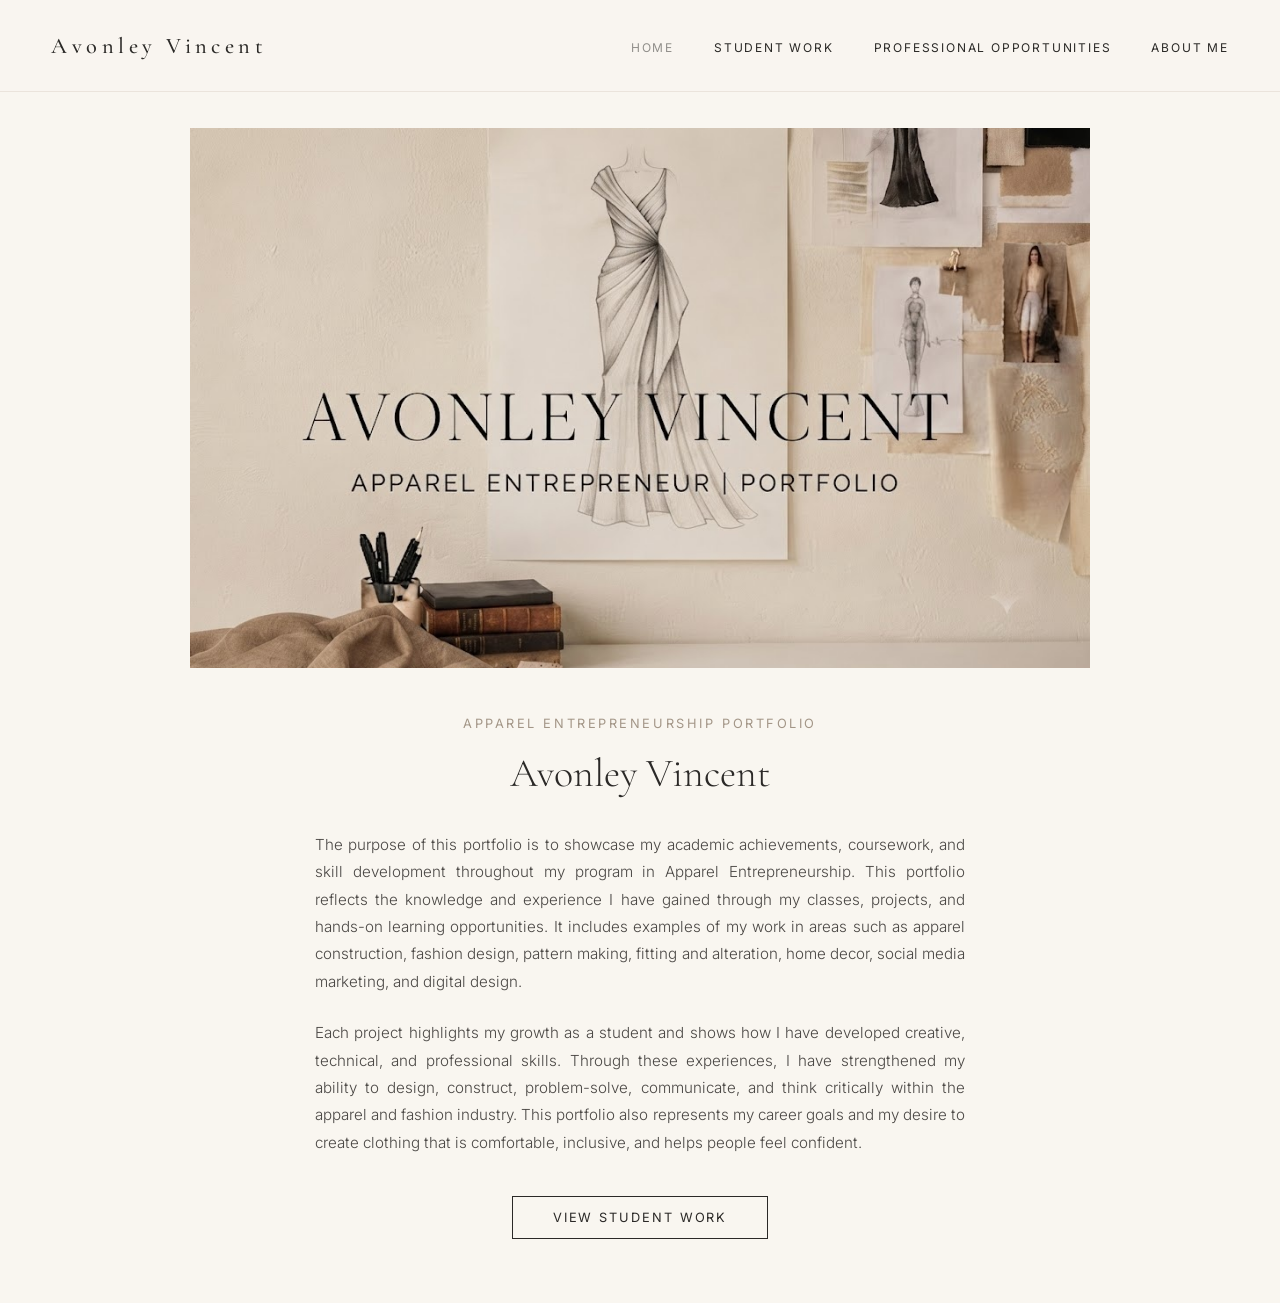
<file: index.html>
<!DOCTYPE html>
<html lang="en">
<head>
    <meta charset="UTF-8">
    <meta name="viewport" content="width=device-width, initial-scale=1.0">
    <title>Avonley Vincent | Portfolio</title>
    <link rel="preconnect" href="https://fonts.googleapis.com">
    <link rel="preconnect" href="https://fonts.gstatic.com" crossorigin>
    <link href="https://fonts.googleapis.com/css2?family=Cormorant+Garamond:ital,wght@0,300;0,500;1,300&family=Inter:wght@300;400;500&display=swap" rel="stylesheet">
    <link rel="stylesheet" href="style.css">
</head>
<body>

    <header class="site-header">
        <div class="logo">
            <a href="index.html">Avonley Vincent</a>
        </div>
        <nav class="main-nav">
            <ul>
                <li><a href="index.html" class="active">Home</a></li>
                <li class="dropdown">
                    <a href="gallery.html" class="dropdown-trigger">Student Work</a>
                    <ul class="dropdown-menu">
                        <li><a href="adobe-cc-basics.html">Adobe CC Basics</a></li>
                        <li><a href="fashion-history.html">Fashion History</a></li>
                        <li><a href="fashion-design.html">Fashion Design</a></li>
                        <li><a href="apparel-construction.html">Apparel Construction</a></li>
                        <li><a href="fitting-alteration.html">Fitting and Alteration</a></li>
                        <li><a href="home-decor.html">Home Decor Design</a></li>
                        <li><a href="pattern-making.html">Pattern Making</a></li>
                        <li><a href="social-media-marketing.html">Social Media Marketing</a></li>
                    </ul>
                </li>
                <li><a href="experience.html">Professional Opportunities</a></li>
                <li><a href="about.html">About Me</a></li>
            </ul>
        </nav>
    </header>

    <main>
        <section class="hero-section">
            <div class="hero-image-container">
                <img src="images/home-page.jpg" alt="Portfolio Showcase" class="hero-image">
            </div>

            <div class="hero-text">
                <p class="subtitle">Apparel Entrepreneurship Portfolio</p>
                <h1>Avonley Vincent</h1>
                
                <div class="bio-text" style="margin-bottom: 2.5rem; text-align: justify;">
                    <p style="margin-bottom: 1.5rem; line-height: 1.8; font-weight: 300; color: #4A4744;">
                        The purpose of this portfolio is to showcase my academic achievements, coursework, and skill development throughout my program in Apparel Entrepreneurship. This portfolio reflects the knowledge and experience I have gained through my classes, projects, and hands-on learning opportunities. It includes examples of my work in areas such as apparel construction, fashion design, pattern making, fitting and alteration, home decor, social media marketing, and digital design.
                    </p>
                    <p style="line-height: 1.8; font-weight: 300; color: #4A4744;">
                        Each project highlights my growth as a student and shows how I have developed creative, technical, and professional skills. Through these experiences, I have strengthened my ability to design, construct, problem-solve, communicate, and think critically within the apparel and fashion industry. This portfolio also represents my career goals and my desire to create clothing that is comfortable, inclusive, and helps people feel confident.
                    </p>
                </div>

                <a href="gallery.html" class="cta-button">View Student Work</a>
            </div>
        </section>
    </main>

    <script src="script.js"></script>
</body>
</html>
</file>
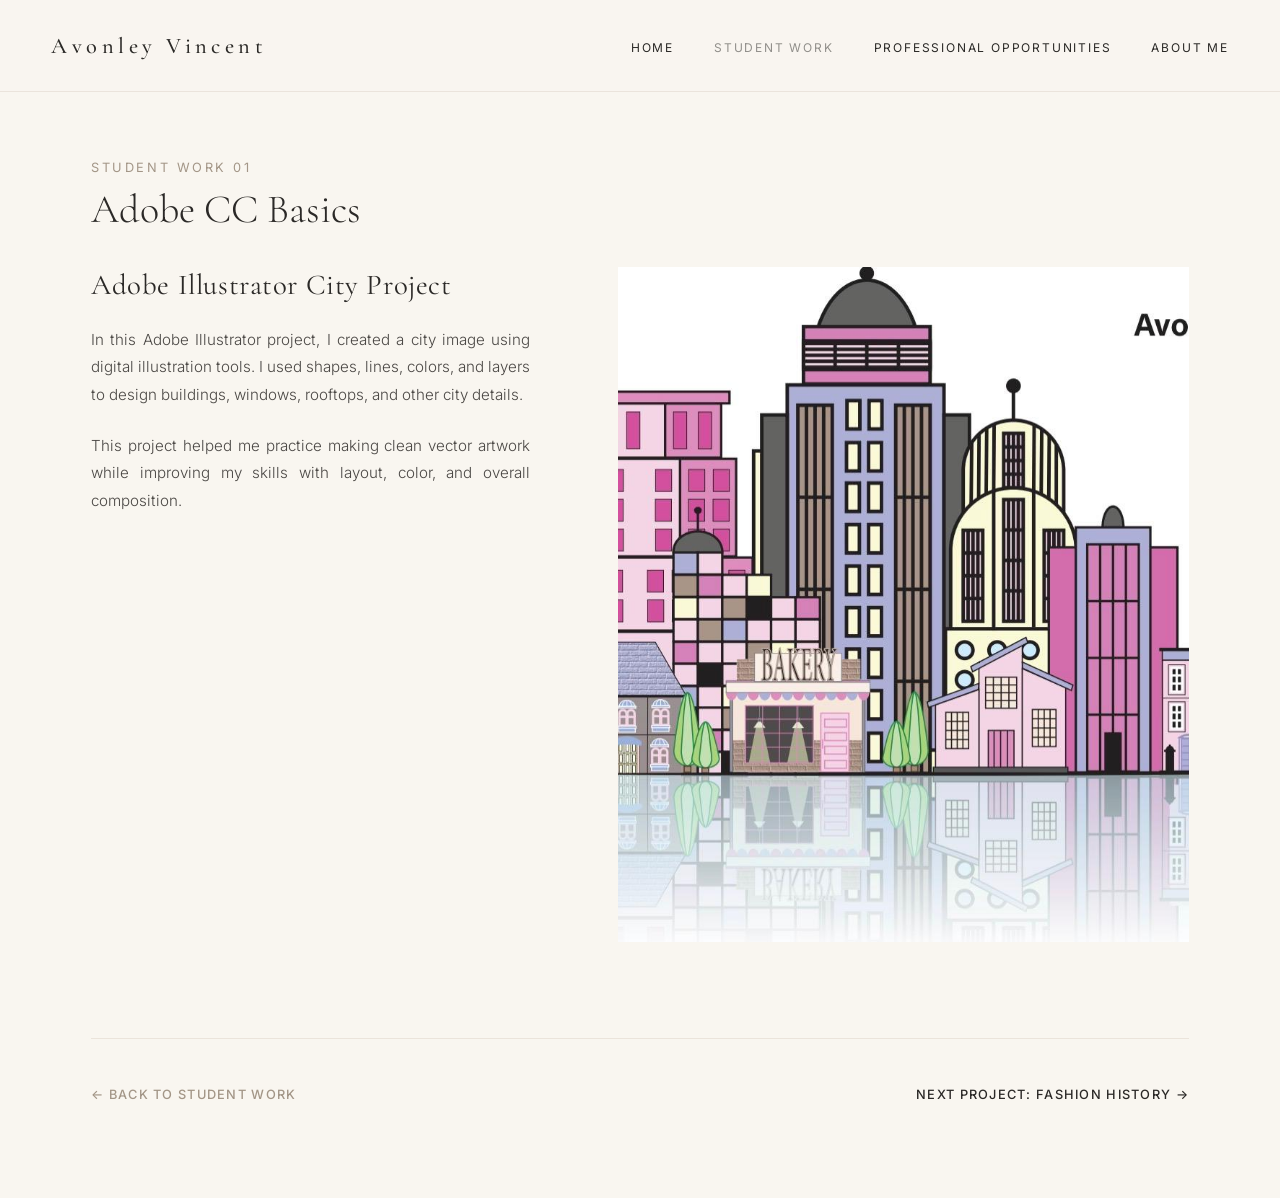
<file: adobe-cc-basics.html>
<!DOCTYPE html>
<html lang="en">
<head>
    <meta charset="UTF-8">
    <meta name="viewport" content="width=device-width, initial-scale=1.0">
    <title>Avonley Vincent | Adobe CC Basics</title>
    <link rel="preconnect" href="https://fonts.googleapis.com">
    <link rel="preconnect" href="https://fonts.gstatic.com" crossorigin>
    <link href="https://fonts.googleapis.com/css2?family=Cormorant+Garamond:ital,wght@0,300;0,500;1,300&family=Inter:wght@300;400;500&display=swap" rel="stylesheet">
    <link rel="stylesheet" href="style.css">
</head>
<body>

    <header class="site-header">
        <div class="logo">
            <a href="index.html">Avonley Vincent</a>
        </div>
        <nav class="main-nav">
            <ul>
                <li><a href="index.html">Home</a></li>
                <li class="dropdown">
                    <a href="gallery.html" class="dropdown-trigger active">Student Work</a>
                    <ul class="dropdown-menu">
                        <li><a href="adobe-cc-basics.html">Adobe CC Basics</a></li>
                        <li><a href="fashion-history.html">Fashion History</a></li>
                        <li><a href="fashion-design.html">Fashion Design</a></li>
                        <li><a href="apparel-construction.html">Apparel Construction</a></li>
                        <li><a href="fitting-alteration.html">Fitting and Alteration</a></li>
                        <li><a href="home-decor.html">Home Decor Design</a></li>
                        <li><a href="pattern-making.html">Pattern Making</a></li>
                        <li><a href="social-media-marketing.html">Social Media Marketing</a></li>
                    </ul>
                </li>
                <li><a href="experience.html">Professional Opportunities</a></li>
                <li><a href="about.html">About Me</a></li>
            </ul>
        </nav>
    </header>

    <main>
        <section class="project-detail-container fade-in">
            <p class="subtitle">Student Work 01</p>
            <h1 class="page-title">Adobe CC Basics</h1>

            <div class="project-editorial-block">
                <div class="project-description">
                    <h2>Adobe Illustrator City Project</h2>
                    <p>In this Adobe Illustrator project, I created a city image using digital illustration tools. I used shapes, lines, colors, and layers to design buildings, windows, rooftops, and other city details.</p>
                    <p>This project helped me practice making clean vector artwork while improving my skills with layout, color, and overall composition.</p>
                </div>
                
                <div class="project-main-images">
                    <div class="editorial-img-wrap primary-view">
                        <img src="images/adobe cc basics/image1.jpeg" alt="Adobe Illustrator City Project" onerror="this.src='images/home-page.png'">
                    </div>
                </div>
            </div>
            
            <div class="project-footer-nav">
                <a href="gallery.html" class="back-to-gallery">← Back to Student Work</a>
                <a href="fashion-history.html" class="next-project">Next Project: Fashion History →</a>
            </div>
        </section>
    </main>

    <script src="script.js"></script>
</body>
</html>
</file>
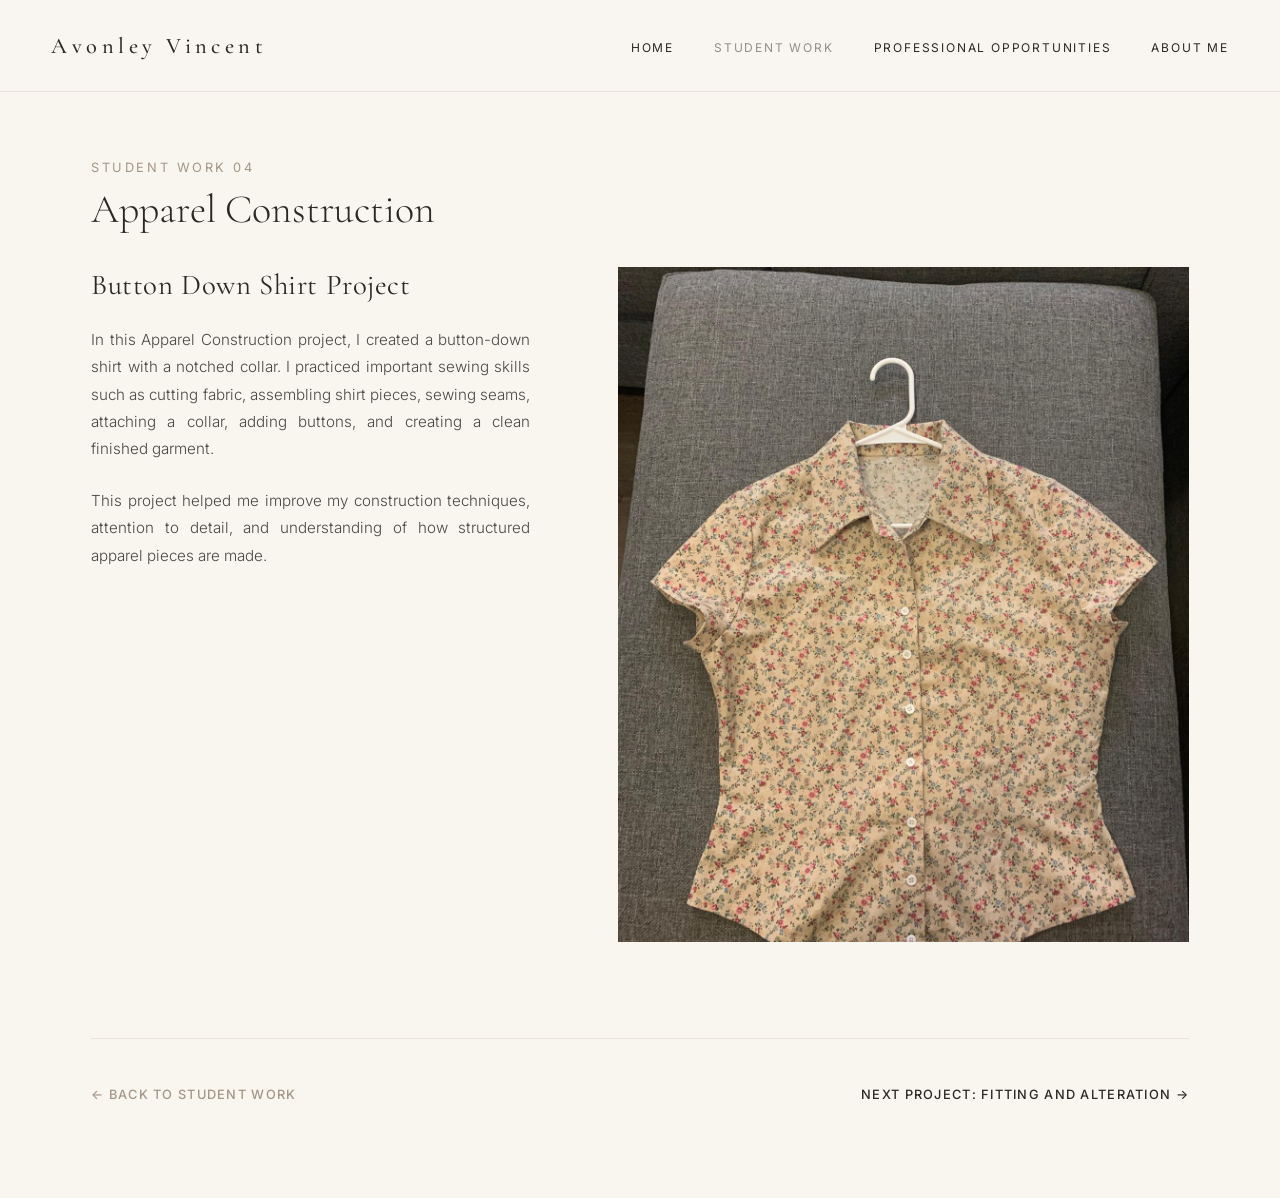
<file: apparel-construction.html>
<!DOCTYPE html>
<html lang="en">
<head>
    <meta charset="UTF-8">
    <meta name="viewport" content="width=device-width, initial-scale=1.0">
    <title>Avonley Vincent | Apparel Construction</title>
    <link rel="preconnect" href="https://fonts.googleapis.com">
    <link rel="preconnect" href="https://fonts.gstatic.com" crossorigin>
    <link href="https://fonts.googleapis.com/css2?family=Cormorant+Garamond:ital,wght@0,300;0,500;1,300&family=Inter:wght@300;400;500&display=swap" rel="stylesheet">
    <link rel="stylesheet" href="style.css">
</head>
<body>

    <header class="site-header">
        <div class="logo">
            <a href="index.html">Avonley Vincent</a>
        </div>
        <nav class="main-nav">
            <ul>
                <li><a href="index.html">Home</a></li>
                <li class="dropdown">
                    <a href="gallery.html" class="dropdown-trigger active">Student Work</a>
                    <ul class="dropdown-menu">
                        <li><a href="adobe-cc-basics.html">Adobe CC Basics</a></li>
                        <li><a href="fashion-history.html">Fashion History</a></li>
                        <li><a href="fashion-design.html">Fashion Design</a></li>
                        <li><a href="apparel-construction.html">Apparel Construction</a></li>
                        <li><a href="fitting-alteration.html">Fitting and Alteration</a></li>
                        <li><a href="home-decor.html">Home Decor Design</a></li>
                        <li><a href="pattern-making.html">Pattern Making</a></li>
                        <li><a href="social-media-marketing.html">Social Media Marketing</a></li>
                    </ul>
                </li>
                <li><a href="experience.html">Professional Opportunities</a></li>
                <li><a href="about.html">About Me</a></li>
            </ul>
        </nav>
    </header>

    <main>
        <section class="project-detail-container fade-in">
            <p class="subtitle">Student Work 04</p>
            <h1 class="page-title">Apparel Construction</h1>

            <div class="project-editorial-block">
                <div class="project-description">
                    <h2>Button Down Shirt Project</h2>
                    <p>In this Apparel Construction project, I created a button-down shirt with a notched collar. I practiced important sewing skills such as cutting fabric, assembling shirt pieces, sewing seams, attaching a collar, adding buttons, and creating a clean finished garment.</p>
                    <p>This project helped me improve my construction techniques, attention to detail, and understanding of how structured apparel pieces are made.</p>
                </div>
                
                <div class="project-main-images">
                    <div class="editorial-img-wrap primary-view">
                        <img src="images/apparel construction/image1.jpeg" alt="Button Down Shirt Project" onerror="this.src='images/home-page.png'">
                    </div>
                </div>
            </div>

            <div class="project-footer-nav">
                <a href="gallery.html" class="back-to-gallery">← Back to Student Work</a>
                <a href="fitting-alteration.html" class="next-project">Next Project: Fitting and Alteration →</a>
            </div>
        </section>
    </main>

    <script src="script.js"></script>
</body>
</html>
</file>
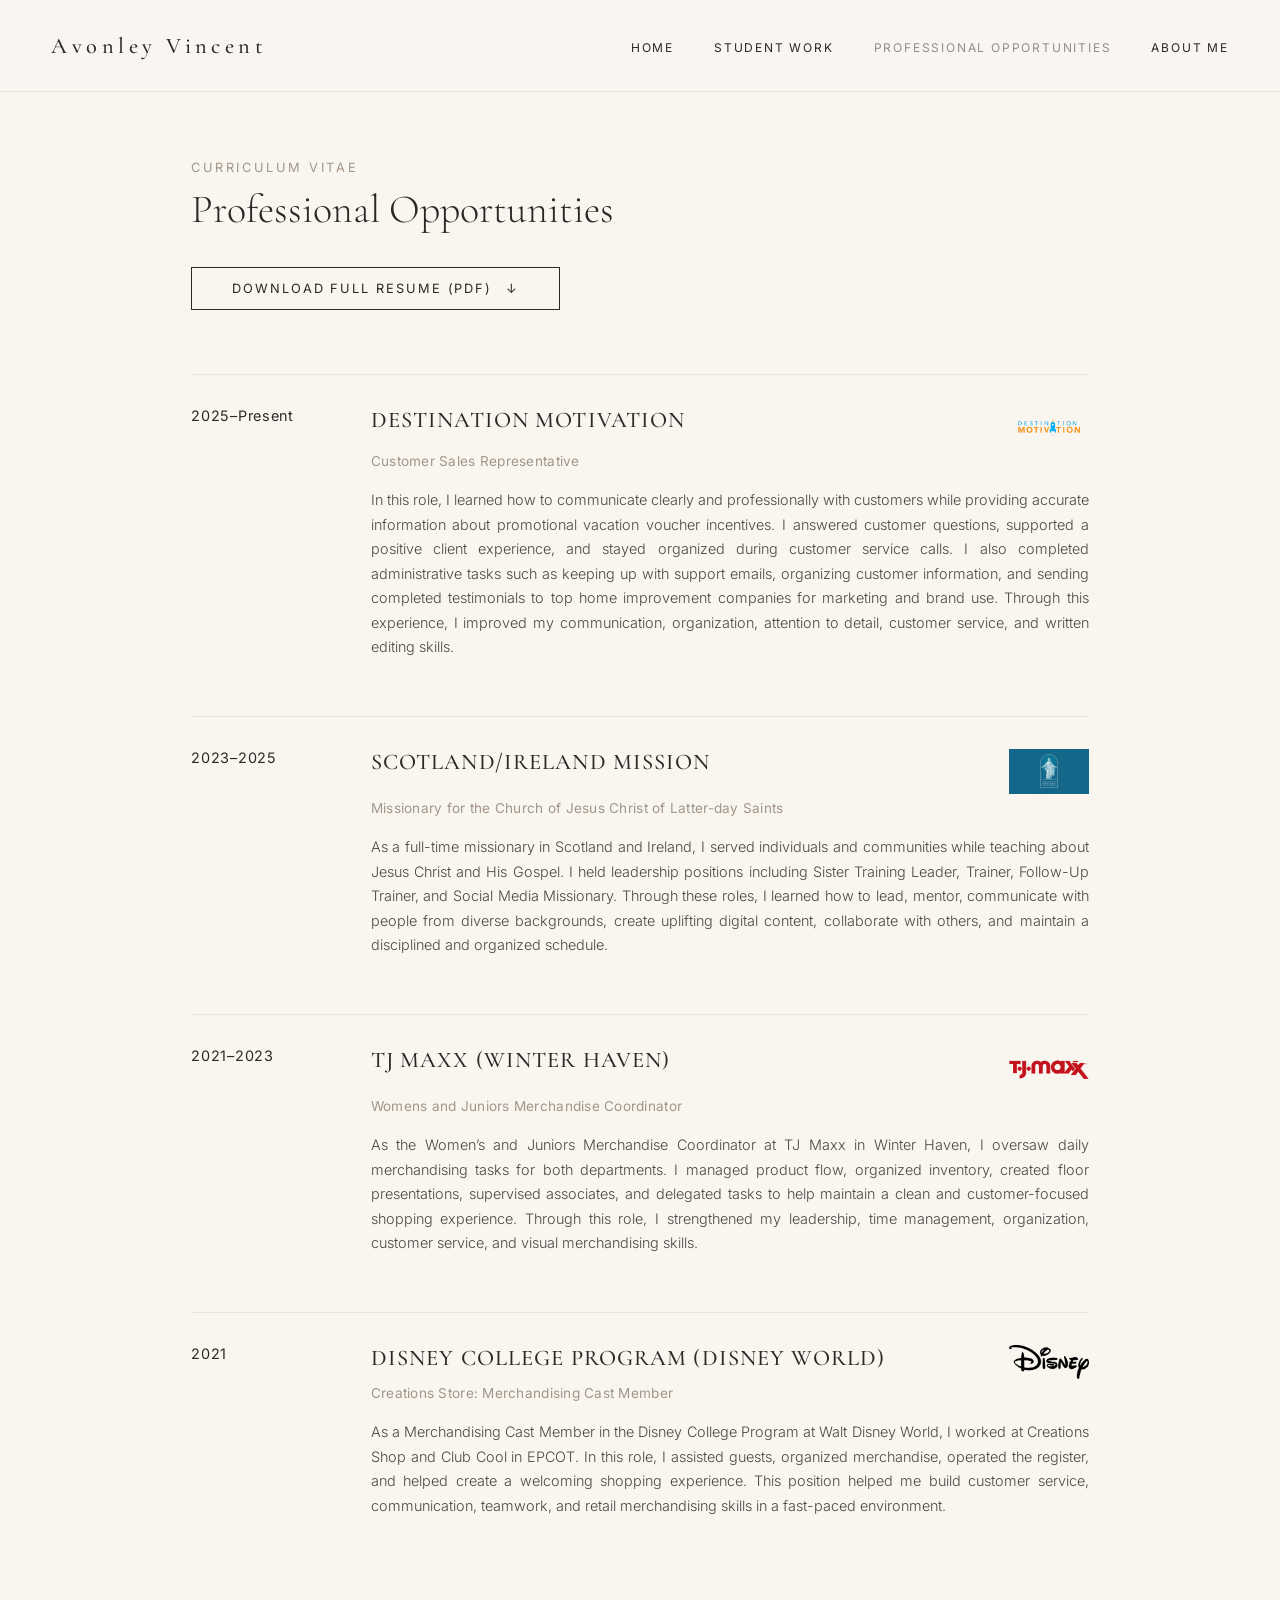
<file: experience.html>
<!DOCTYPE html>
<html lang="en">
<head>
    <meta charset="UTF-8">
    <meta name="viewport" content="width=device-width, initial-scale=1.0">
    <title>Avonley Vincent | Professional Opportunities</title>
    <link rel="preconnect" href="https://fonts.googleapis.com">
    <link rel="preconnect" href="https://fonts.gstatic.com" crossorigin>
    <link href="https://fonts.googleapis.com/css2?family=Cormorant+Garamond:ital,wght@0,300;0,500;1,300&family=Inter:wght@300;400;500&display=swap" rel="stylesheet">
    <link rel="stylesheet" href="style.css">
</head>
<body>

    <header class="site-header">
        <div class="logo">
            <a href="index.html">Avonley Vincent</a>
        </div>
        <nav class="main-nav">
            <ul>
                <li><a href="index.html">Home</a></li>
                <li class="dropdown">
                    <a href="gallery.html" class="dropdown-trigger">Student Work</a>
                    <ul class="dropdown-menu">
                        <li><a href="adobe-cc-basics.html">Adobe CC Basics</a></li>
                        <li><a href="fashion-history.html">Fashion History</a></li>
                        <li><a href="fashion-design.html">Fashion Design</a></li>
                        <li><a href="apparel-construction.html">Apparel Construction</a></li>
                        <li><a href="fitting-alteration.html">Fitting and Alteration</a></li>
                        <li><a href="home-decor.html">Home Decor Design</a></li>
                        <li><a href="pattern-making.html">Pattern Making</a></li>
                        <li><a href="social-media-marketing.html">Social Media Marketing</a></li>
                    </ul>
                </li>
                <li><a href="experience.html" class="active">Professional Opportunities</a></li>
                <li><a href="about.html">About Me</a></li>
            </ul>
        </nav>
    </header>

    <main>
        <section class="experience-container">
            <p class="subtitle">Curriculum Vitae</p>
            <h1 class="page-title">Professional Opportunities</h1>
            
            <div class="resume-download-block">
                <a href="pdf/Avonley RESUME .pdf" class="download-btn" download="Avonley_Vincent_Resume.pdf">
                    Download Full Resume (PDF) <span>↓</span>
                </a>
            </div>

            <div class="timeline">
                
                <div class="timeline-item">
                    <div class="timeline-date">2025–Present</div>
                    <div class="timeline-content">
                        <div class="timeline-heading-group">
                            <div class="timeline-company-wrap">
                                <h2>Destination Motivation</h2>
                            </div>
                            <div class="timeline-logo-wrap">
                                <img src="images/logos/logo-destination-motivation.png" alt="Destination Motivation Logo" class="timeline-logo">
                            </div>
                        </div>
                        <h3>Customer Sales Representative</h3>
                        <p>In this role, I learned how to communicate clearly and professionally with customers while providing accurate information about promotional vacation voucher incentives. I answered customer questions, supported a positive client experience, and stayed organized during customer service calls. I also completed administrative tasks such as keeping up with support emails, organizing customer information, and sending completed testimonials to top home improvement companies for marketing and brand use. Through this experience, I improved my communication, organization, attention to detail, customer service, and written editing skills.</p>
                    </div>
                </div>

                <div class="timeline-item">
                    <div class="timeline-date">2023–2025</div>
                    <div class="timeline-content">
                        <div class="timeline-heading-group">
                            <div class="timeline-company-wrap">
                                <h2>Scotland/Ireland Mission</h2>
                            </div>
                            <div class="timeline-logo-wrap">
                                <img src="images/logos/Christ-Church-Symbol.png" alt="Church Symbol" class="timeline-logo">
                            </div>
                        </div>
                        <h3>Missionary for the Church of Jesus Christ of Latter-day Saints</h3>
                        <p>As a full-time missionary in Scotland and Ireland, I served individuals and communities while teaching about Jesus Christ and His Gospel. I held leadership positions including Sister Training Leader, Trainer, Follow-Up Trainer, and Social Media Missionary. Through these roles, I learned how to lead, mentor, communicate with people from diverse backgrounds, create uplifting digital content, collaborate with others, and maintain a disciplined and organized schedule.</p>
                    </div>
                </div>

                <div class="timeline-item">
                    <div class="timeline-date">2021–2023</div>
                    <div class="timeline-content">
                        <div class="timeline-heading-group">
                            <div class="timeline-company-wrap">
                                <h2>TJ Maxx (Winter Haven)</h2>
                            </div>
                            <div class="timeline-logo-wrap">
                                <img src="images/logos/TJ-Maxx-Logo.png" alt="TJ Maxx Logo" class="timeline-logo">
                            </div>
                        </div>
                        <h3>Womens and Juniors Merchandise Coordinator</h3>
                        <p>As the Women’s and Juniors Merchandise Coordinator at TJ Maxx in Winter Haven, I oversaw daily merchandising tasks for both departments. I managed product flow, organized inventory, created floor presentations, supervised associates, and delegated tasks to help maintain a clean and customer-focused shopping experience. Through this role, I strengthened my leadership, time management, organization, customer service, and visual merchandising skills.</p>
                    </div>
                </div>

                <div class="timeline-item">
                    <div class="timeline-date">2021</div>
                    <div class="timeline-content">
                        <div class="timeline-heading-group">
                            <div class="timeline-company-wrap">
                                <h2>Disney College Program (Disney World)</h2>
                            </div>
                            <div class="timeline-logo-wrap">
                                <img src="images/logos/Disney_logo.png" alt="Disney Logo" class="timeline-logo">
                            </div>
                        </div>
                        <h3>Creations Store: Merchandising Cast Member</h3>
                        <p>As a Merchandising Cast Member in the Disney College Program at Walt Disney World, I worked at Creations Shop and Club Cool in EPCOT. In this role, I assisted guests, organized merchandise, operated the register, and helped create a welcoming shopping experience. This position helped me build customer service, communication, teamwork, and retail merchandising skills in a fast-paced environment.</p>
                    </div>
                </div>

            </div>
        </section>
    </main>

    <script src="script.js"></script>
</body>
</html>
</file>
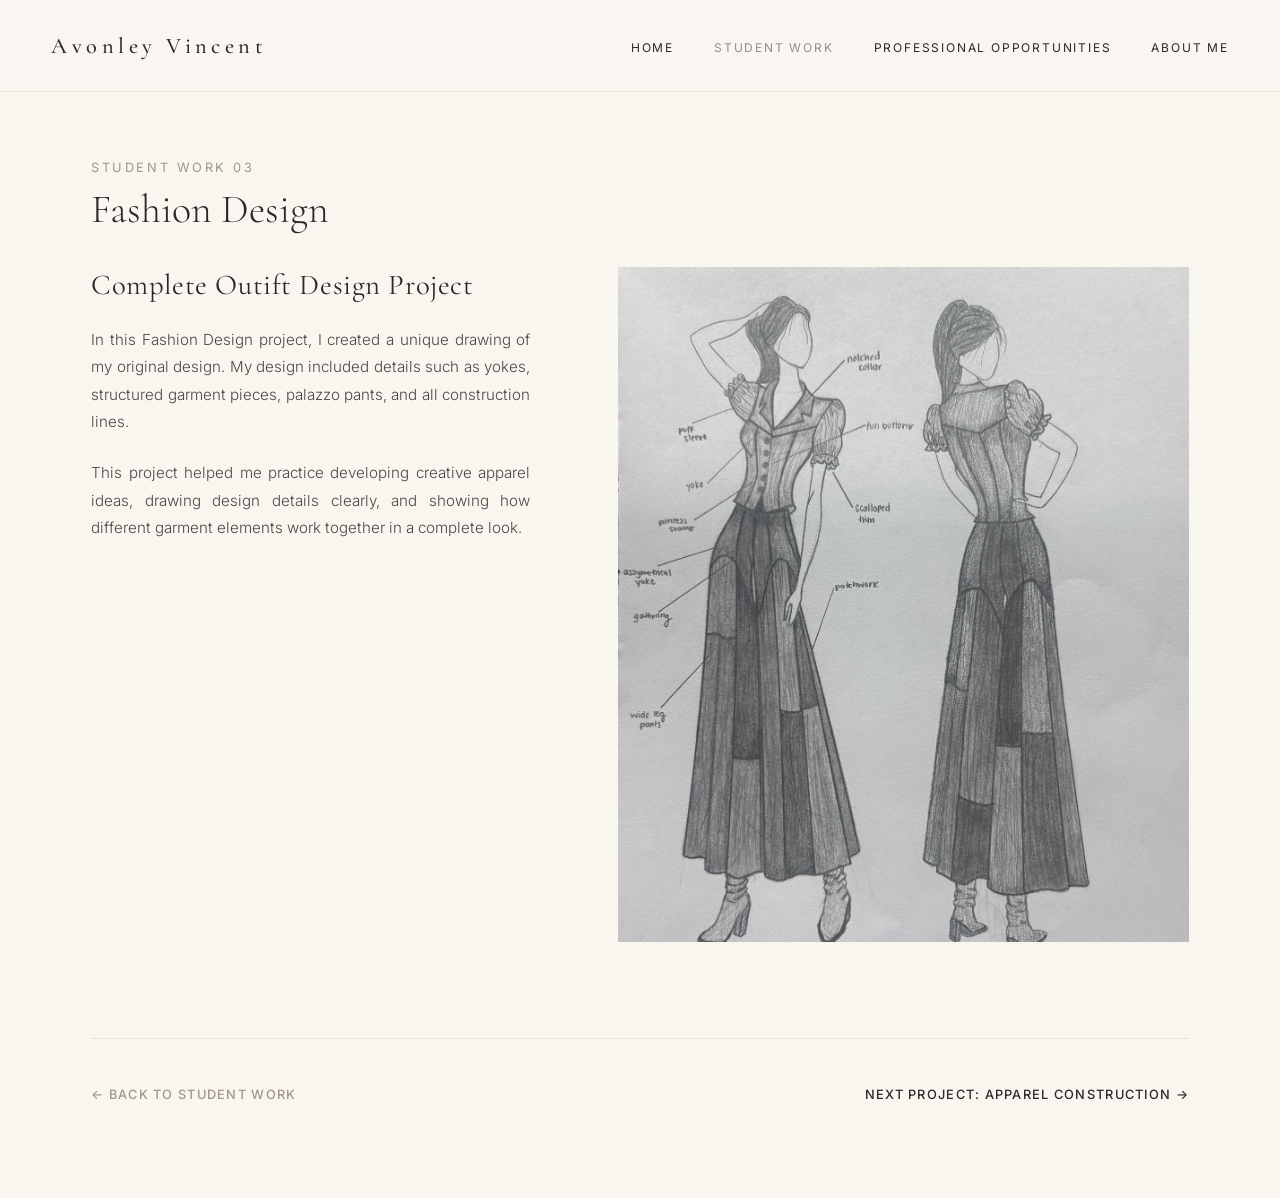
<file: fashion-design.html>
<!DOCTYPE html>
<html lang="en">
<head>
    <meta charset="UTF-8">
    <meta name="viewport" content="width=device-width, initial-scale=1.0">
    <title>Avonley Vincent | Fashion Design</title>
    <link rel="preconnect" href="https://fonts.googleapis.com">
    <link rel="preconnect" href="https://fonts.gstatic.com" crossorigin>
    <link href="https://fonts.googleapis.com/css2?family=Cormorant+Garamond:ital,wght@0,300;0,500;1,300&family=Inter:wght@300;400;500&display=swap" rel="stylesheet">
    <link rel="stylesheet" href="style.css">
</head>
<body>

    <header class="site-header">
        <div class="logo">
            <a href="index.html">Avonley Vincent</a>
        </div>
        <nav class="main-nav">
            <ul>
                <li><a href="index.html">Home</a></li>
                <li class="dropdown">
                    <a href="gallery.html" class="dropdown-trigger active">Student Work</a>
                    <ul class="dropdown-menu">
                        <li><a href="adobe-cc-basics.html">Adobe CC Basics</a></li>
                        <li><a href="fashion-history.html">Fashion History</a></li>
                        <li><a href="fashion-design.html">Fashion Design</a></li>
                        <li><a href="apparel-construction.html">Apparel Construction</a></li>
                        <li><a href="fitting-alteration.html">Fitting and Alteration</a></li>
                        <li><a href="home-decor.html">Home Decor Design</a></li>
                        <li><a href="pattern-making.html">Pattern Making</a></li>
                        <li><a href="social-media-marketing.html">Social Media Marketing</a></li>
                    </ul>
                </li>
                <li><a href="experience.html">Professional Opportunities</a></li>
                <li><a href="about.html">About Me</a></li>
            </ul>
        </nav>
    </header>

    <main>
        <section class="project-detail-container fade-in">
            <p class="subtitle">Student Work 03</p>
            <h1 class="page-title">Fashion Design</h1>

            <div class="project-editorial-block">
                <div class="project-description">
                    <h2>Complete Outift Design Project</h2>
                    <p>In this Fashion Design project, I created a unique drawing of my original design. My design included details such as yokes, structured garment pieces, palazzo pants, and all construction lines.</p>
                    <p>This project helped me practice developing creative apparel ideas, drawing design details clearly, and showing how different garment elements work together in a complete look.</p>
                </div>
                
                <div class="project-main-images">
                    <div class="editorial-img-wrap primary-view">
                        <img src="images/fashion design/image1.jpeg" alt="Complete Outift Design Project" onerror="this.src='images/home-page.png'">
                    </div>
                </div>
            </div>
            
            <div class="project-footer-nav">
                <a href="gallery.html" class="back-to-gallery">← Back to Student Work</a>
                <a href="apparel-construction.html" class="next-project">Next Project: Apparel Construction →</a>
            </div>
        </section>
    </main>

    <script src="script.js"></script>
</body>
</html>
</file>
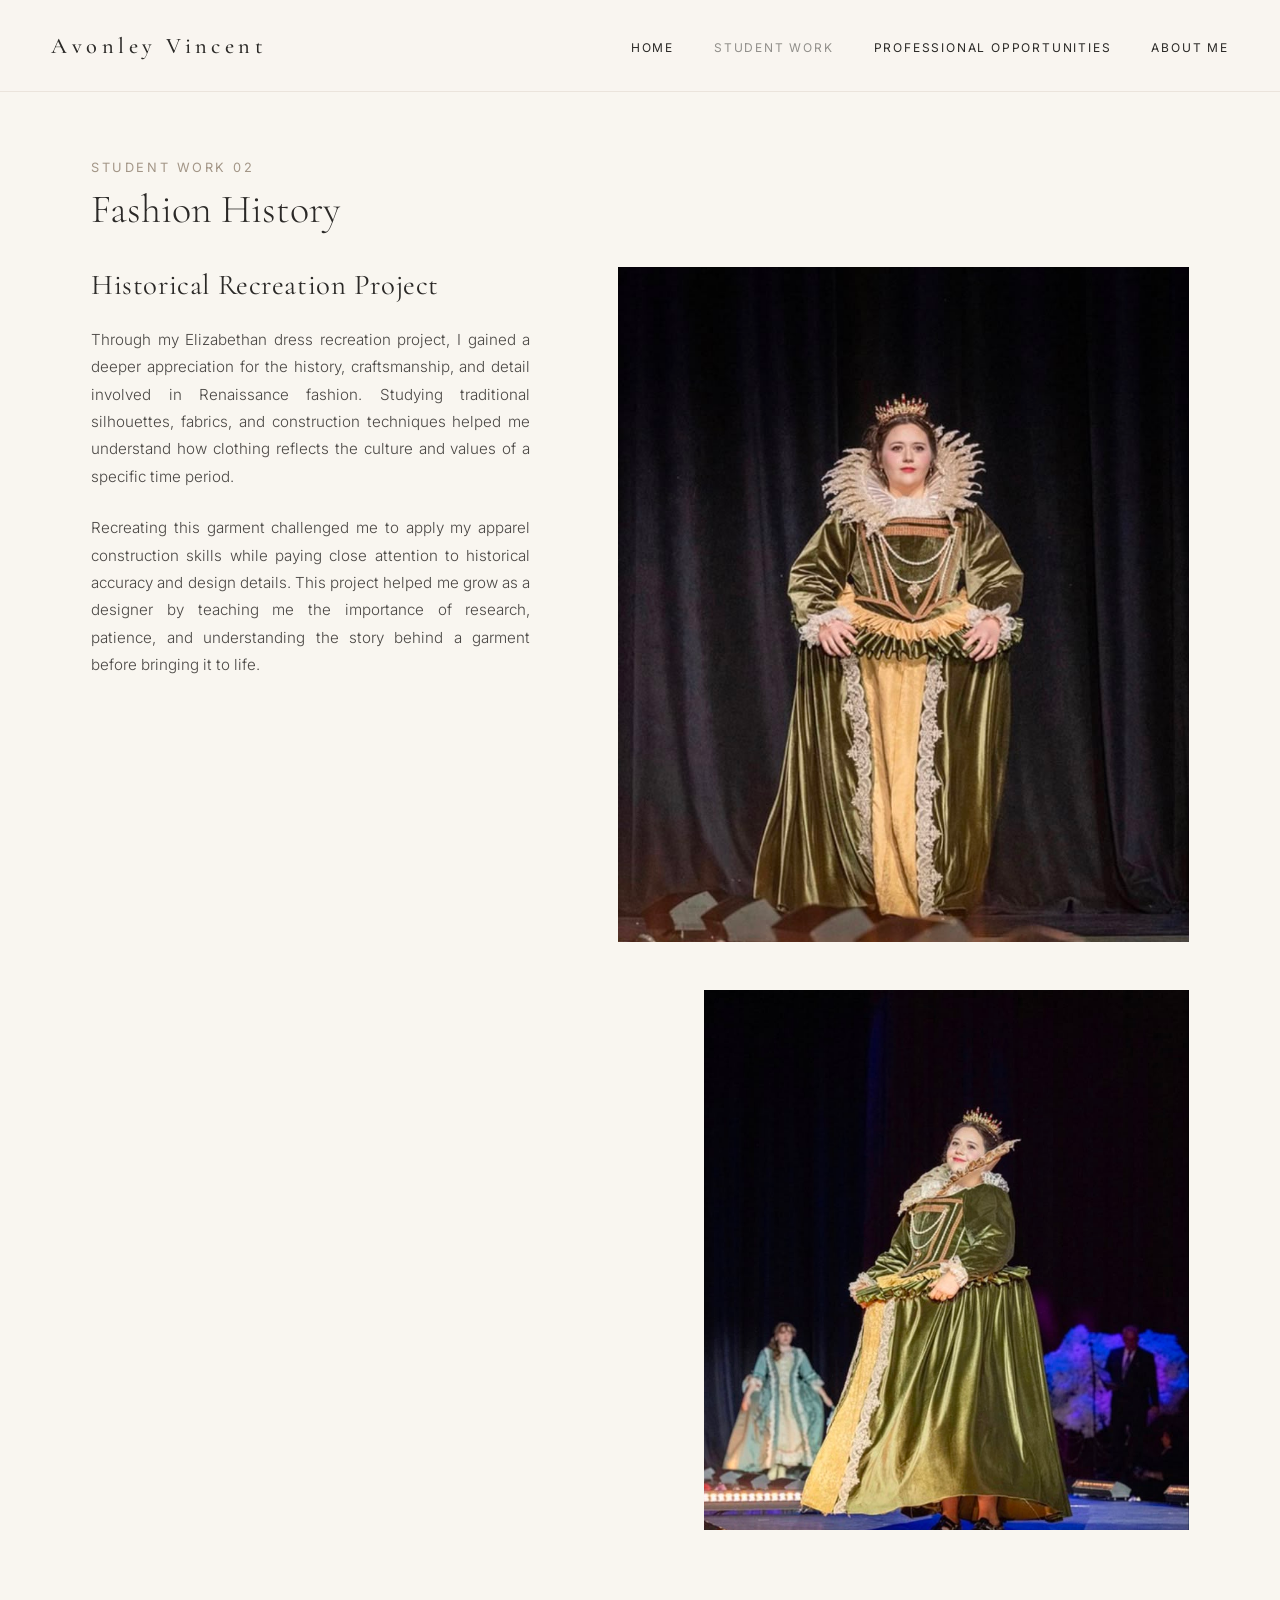
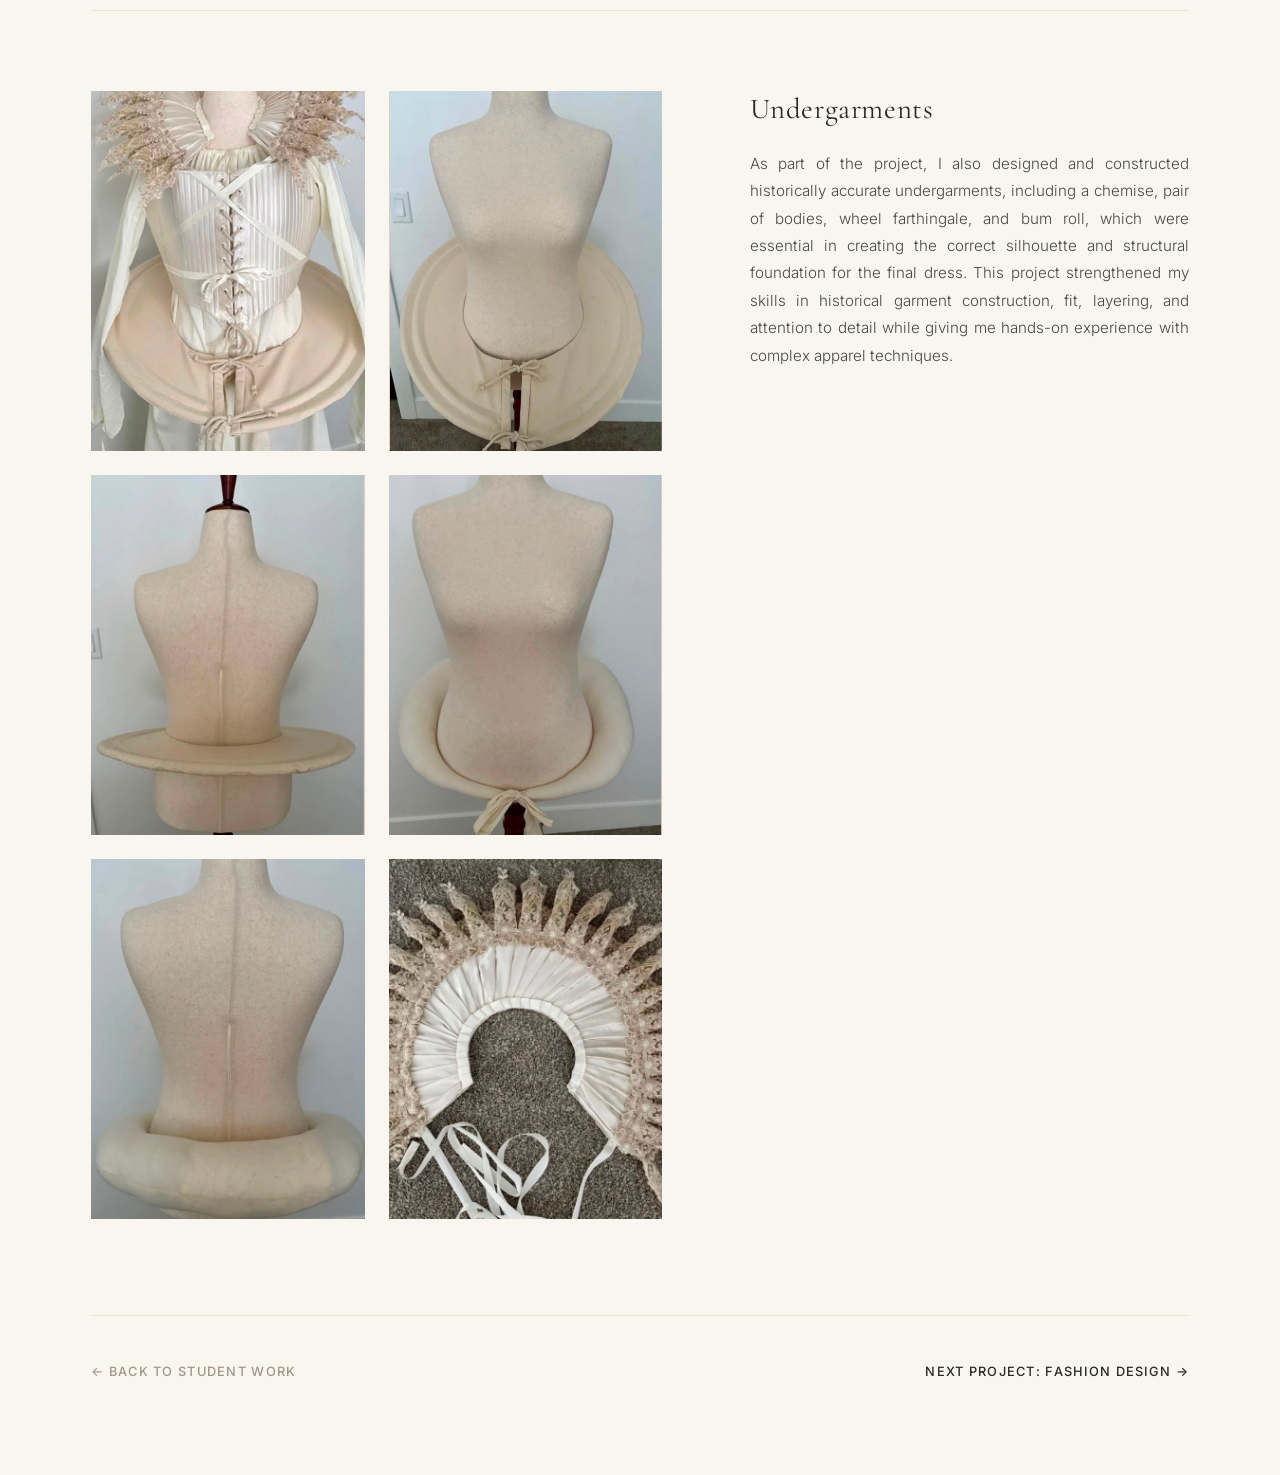
<file: fashion-history.html>
<!DOCTYPE html>
<html lang="en">
<head>
    <meta charset="UTF-8">
    <meta name="viewport" content="width=device-width, initial-scale=1.0">
    <title>Avonley Vincent | Fashion History</title>
    <link rel="preconnect" href="https://fonts.googleapis.com">
    <link rel="preconnect" href="https://fonts.gstatic.com" crossorigin>
    <link href="https://fonts.googleapis.com/css2?family=Cormorant+Garamond:ital,wght@0,300;0,500;1,300&family=Inter:wght@300;400;500&display=swap" rel="stylesheet">
    <link rel="stylesheet" href="style.css">
</head>
<body>

    <header class="site-header">
        <div class="logo">
            <a href="index.html">Avonley Vincent</a>
        </div>
        <nav class="main-nav">
            <ul>
                <li><a href="index.html">Home</a></li>
                <li class="dropdown">
                    <a href="gallery.html" class="dropdown-trigger active">Student Work</a>
                    <ul class="dropdown-menu">
                        <li><a href="adobe-cc-basics.html">Adobe CC Basics</a></li>
                        <li><a href="fashion-history.html">Fashion History</a></li>
                        <li><a href="fashion-design.html">Fashion Design</a></li>
                        <li><a href="apparel-construction.html">Apparel Construction</a></li>
                        <li><a href="fitting-alteration.html">Fitting and Alteration</a></li>
                        <li><a href="home-decor.html">Home Decor Design</a></li>
                        <li><a href="pattern-making.html">Pattern Making</a></li>
                        <li><a href="social-media-marketing.html">Social Media Marketing</a></li>
                    </ul>
                </li>
                <li><a href="experience.html">Professional Opportunities</a></li>
                <li><a href="about.html">About Me</a></li>
            </ul>
        </nav>
    </header>

    <main>
        <section class="project-detail-container fade-in">
            <p class="subtitle">Student Work 02</p>
            <h1 class="page-title">Fashion History</h1>

            <div class="project-editorial-block">
                <div class="project-description">
                    <h2>Historical Recreation Project</h2>
                    <p>Through my Elizabethan dress recreation project, I gained a deeper appreciation for the history, craftsmanship, and detail involved in Renaissance fashion. Studying traditional silhouettes, fabrics, and construction techniques helped me understand how clothing reflects the culture and values of a specific time period.</p>
                    <p>Recreating this garment challenged me to apply my apparel construction skills while paying close attention to historical accuracy and design details. This project helped me grow as a designer by teaching me the importance of research, patience, and understanding the story behind a garment before bringing it to life.</p>
                </div>
                
                <div class="project-main-images">
                    <div class="editorial-img-wrap primary-view">
                        <img src="images/fashion history/image1.jpeg" alt="Elizabethan Dress Recreation View 1" onerror="this.src='images/home-page.png'">
                    </div>
                    <div class="editorial-img-wrap secondary-view">
                        <img src="images/fashion history/image2.jpeg" alt="Elizabethan Dress Recreation View 2" onerror="this.src='images/home-page.png'">
                    </div>
                </div>
            </div>

            <hr class="section-divider">

            <div class="project-editorial-block reverse-block">
                <div class="project-description">
                    <h2>Undergarments</h2>
                    <p>As part of the project, I also designed and constructed historically accurate undergarments, including a chemise, pair of bodies, wheel farthingale, and bum roll, which were essential in creating the correct silhouette and structural foundation for the final dress. This project strengthened my skills in historical garment construction, fit, layering, and attention to detail while giving me hands-on experience with complex apparel techniques.</p>
                </div>

                <div class="undergarments-grid">
                    <div class="grid-img-wrap"><img src="images/fashion history/image3.jpeg" alt="Undergarment Construction 3" onerror="this.src='images/home-page.png'"></div>
                    <div class="grid-img-wrap"><img src="images/fashion history/image4.jpeg" alt="Undergarment Construction 4" onerror="this.src='images/home-page.png'"></div>
                    <div class="grid-img-wrap"><img src="images/fashion history/image5.jpeg" alt="Undergarment Construction 5" onerror="this.src='images/home-page.png'"></div>
                    <div class="grid-img-wrap"><img src="images/fashion history/image6.jpeg" alt="Undergarment Construction 6" onerror="this.src='images/home-page.png'"></div>
                    <div class="grid-img-wrap"><img src="images/fashion history/image7.jpeg" alt="Undergarment Construction 7" onerror="this.src='images/home-page.png'"></div>
                    <div class="grid-img-wrap"><img src="images/fashion history/image8.jpeg" alt="Undergarment Construction 8" onerror="this.src='images/home-page.png'"></div>
                </div>
            </div>
            
            <div class="project-footer-nav">
                <a href="gallery.html" class="back-to-gallery">← Back to Student Work</a>
                <a href="fashion-design.html" class="next-project">Next Project: Fashion Design →</a>
            </div>
        </section>
    </main>

    <script src="script.js"></script>
</body>
</html>
</file>
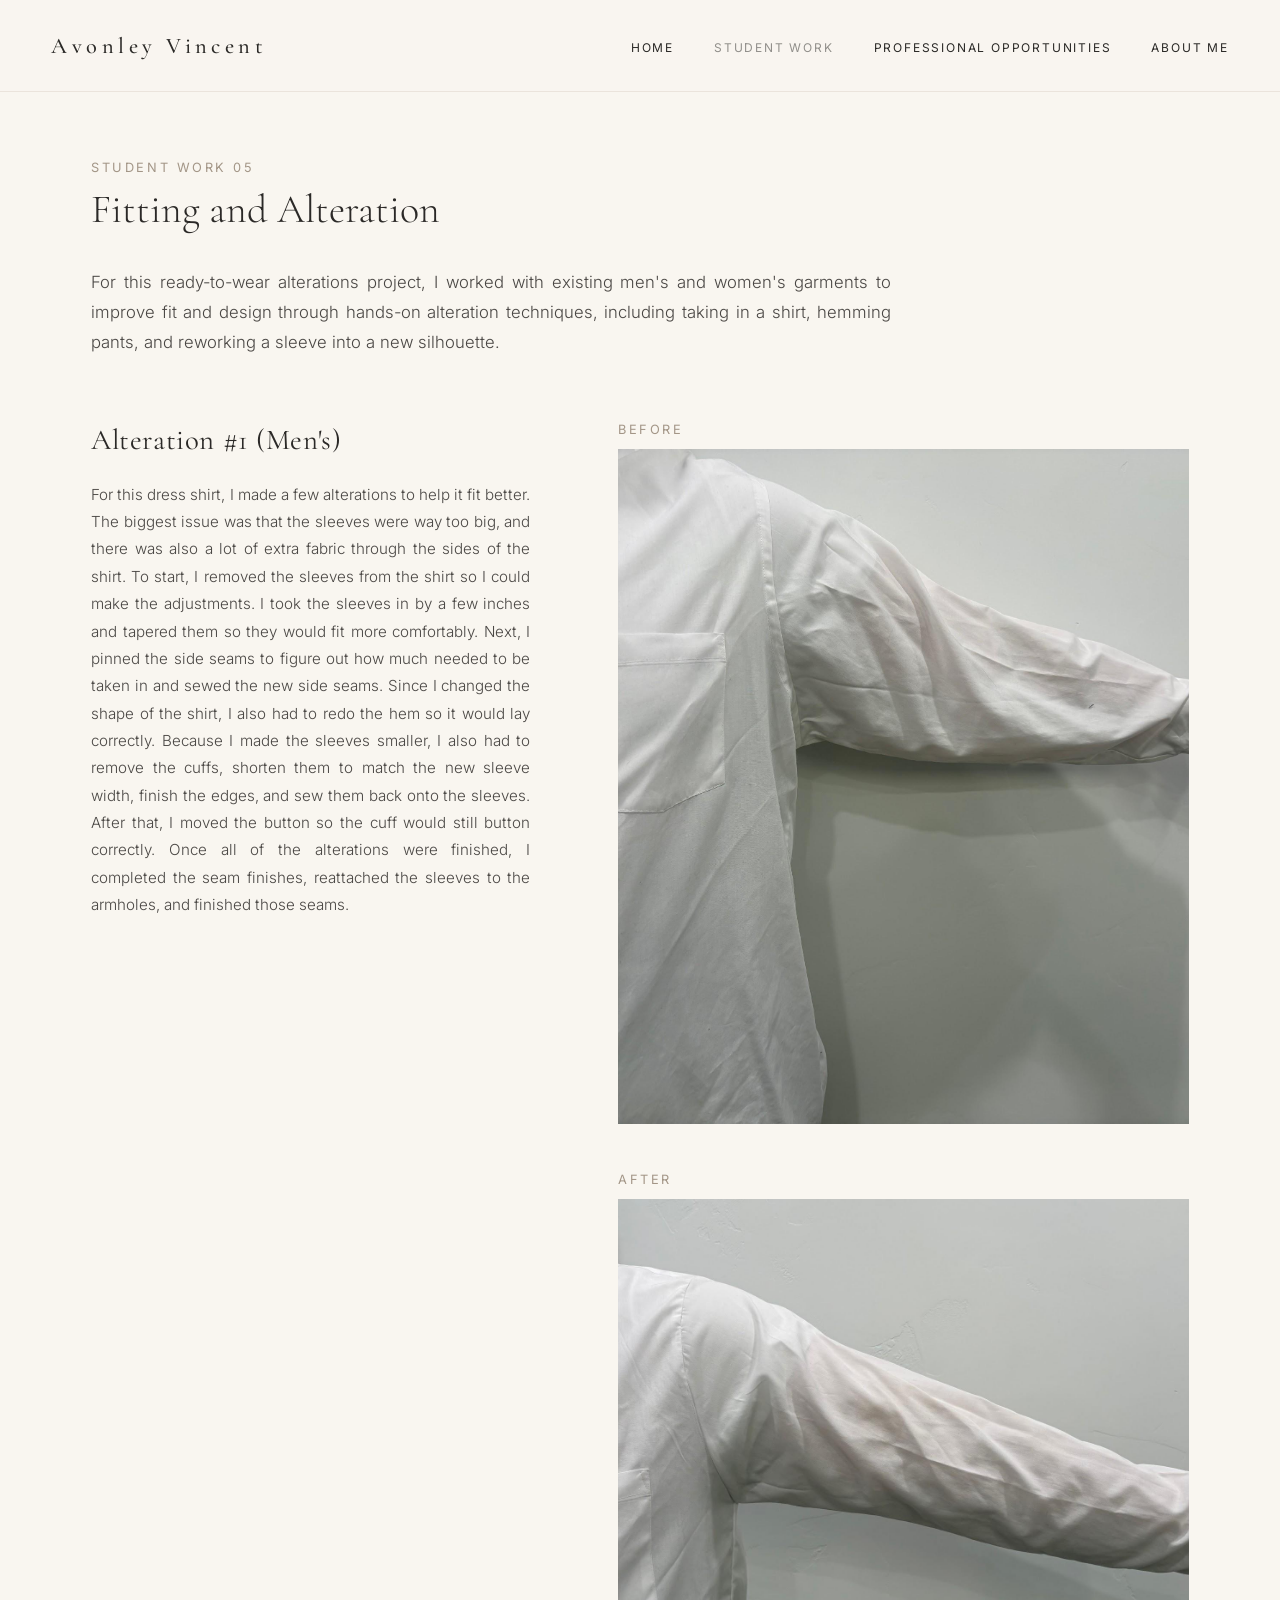
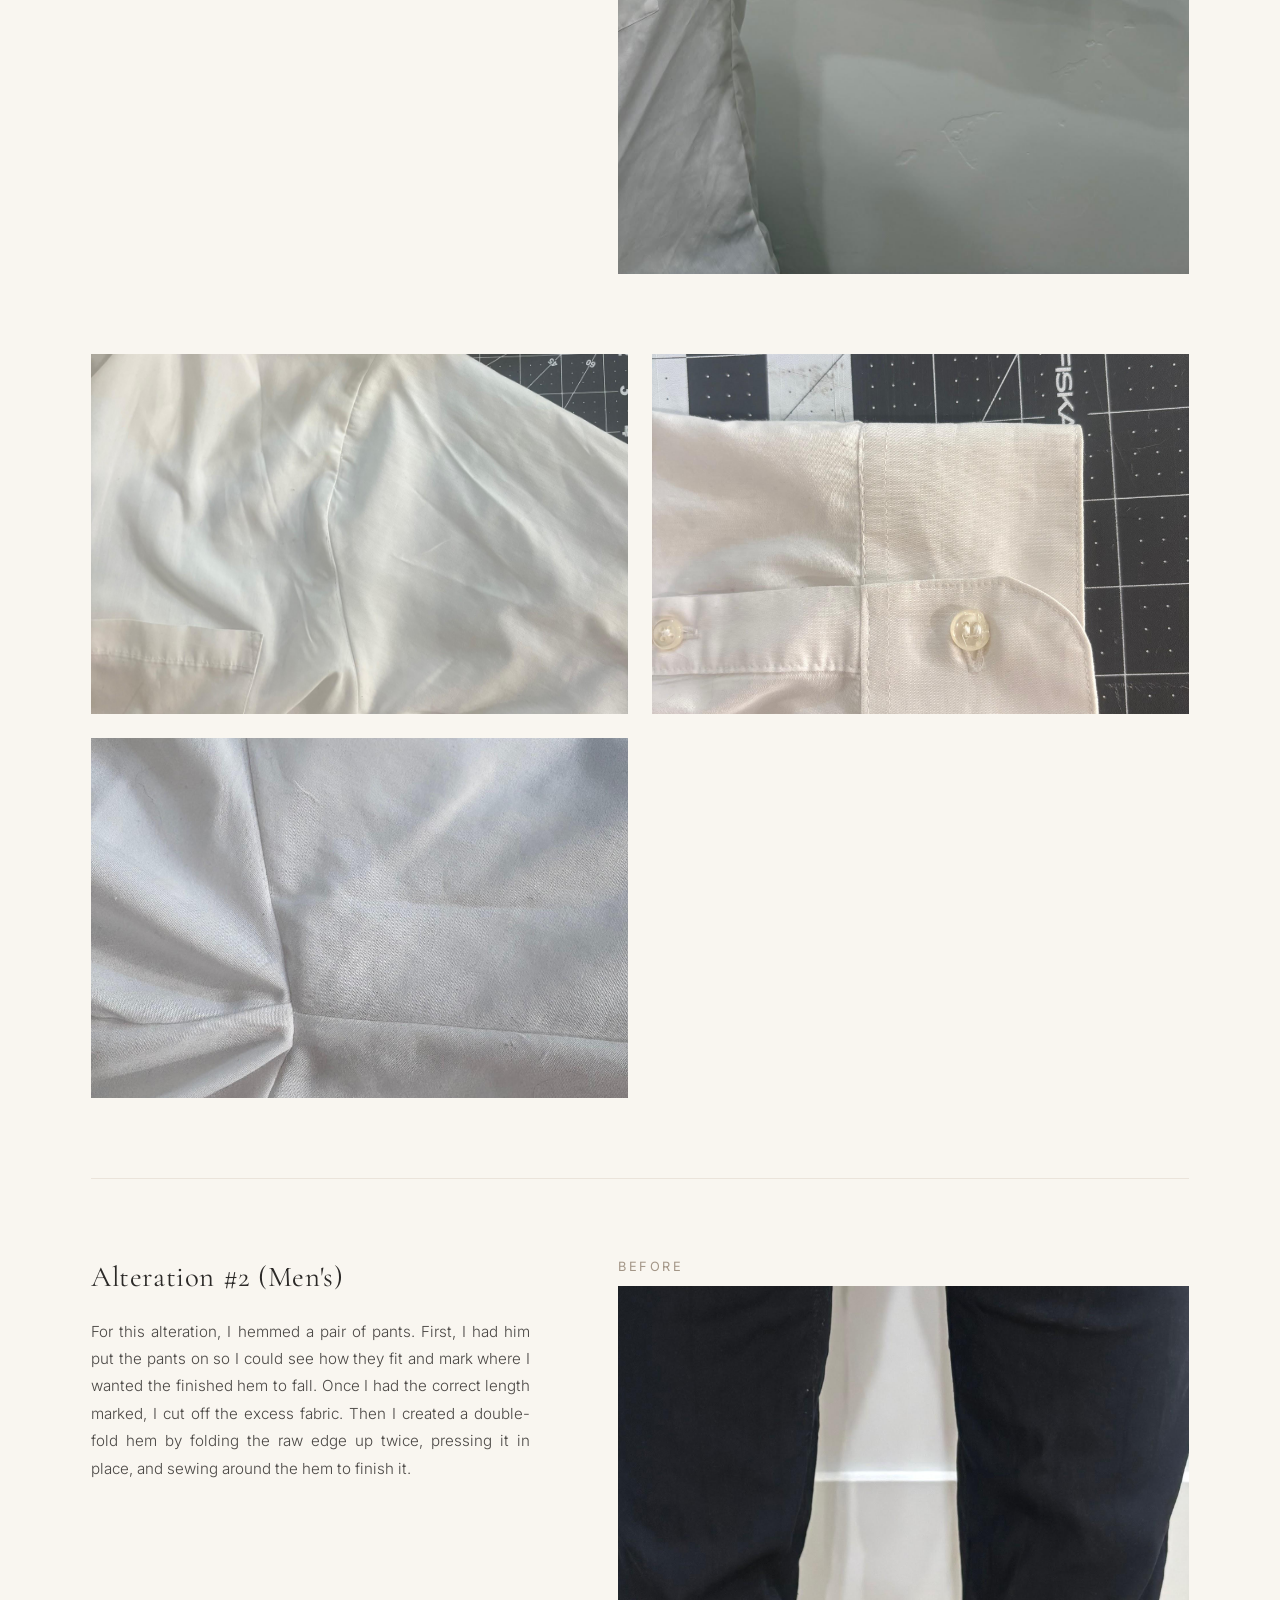
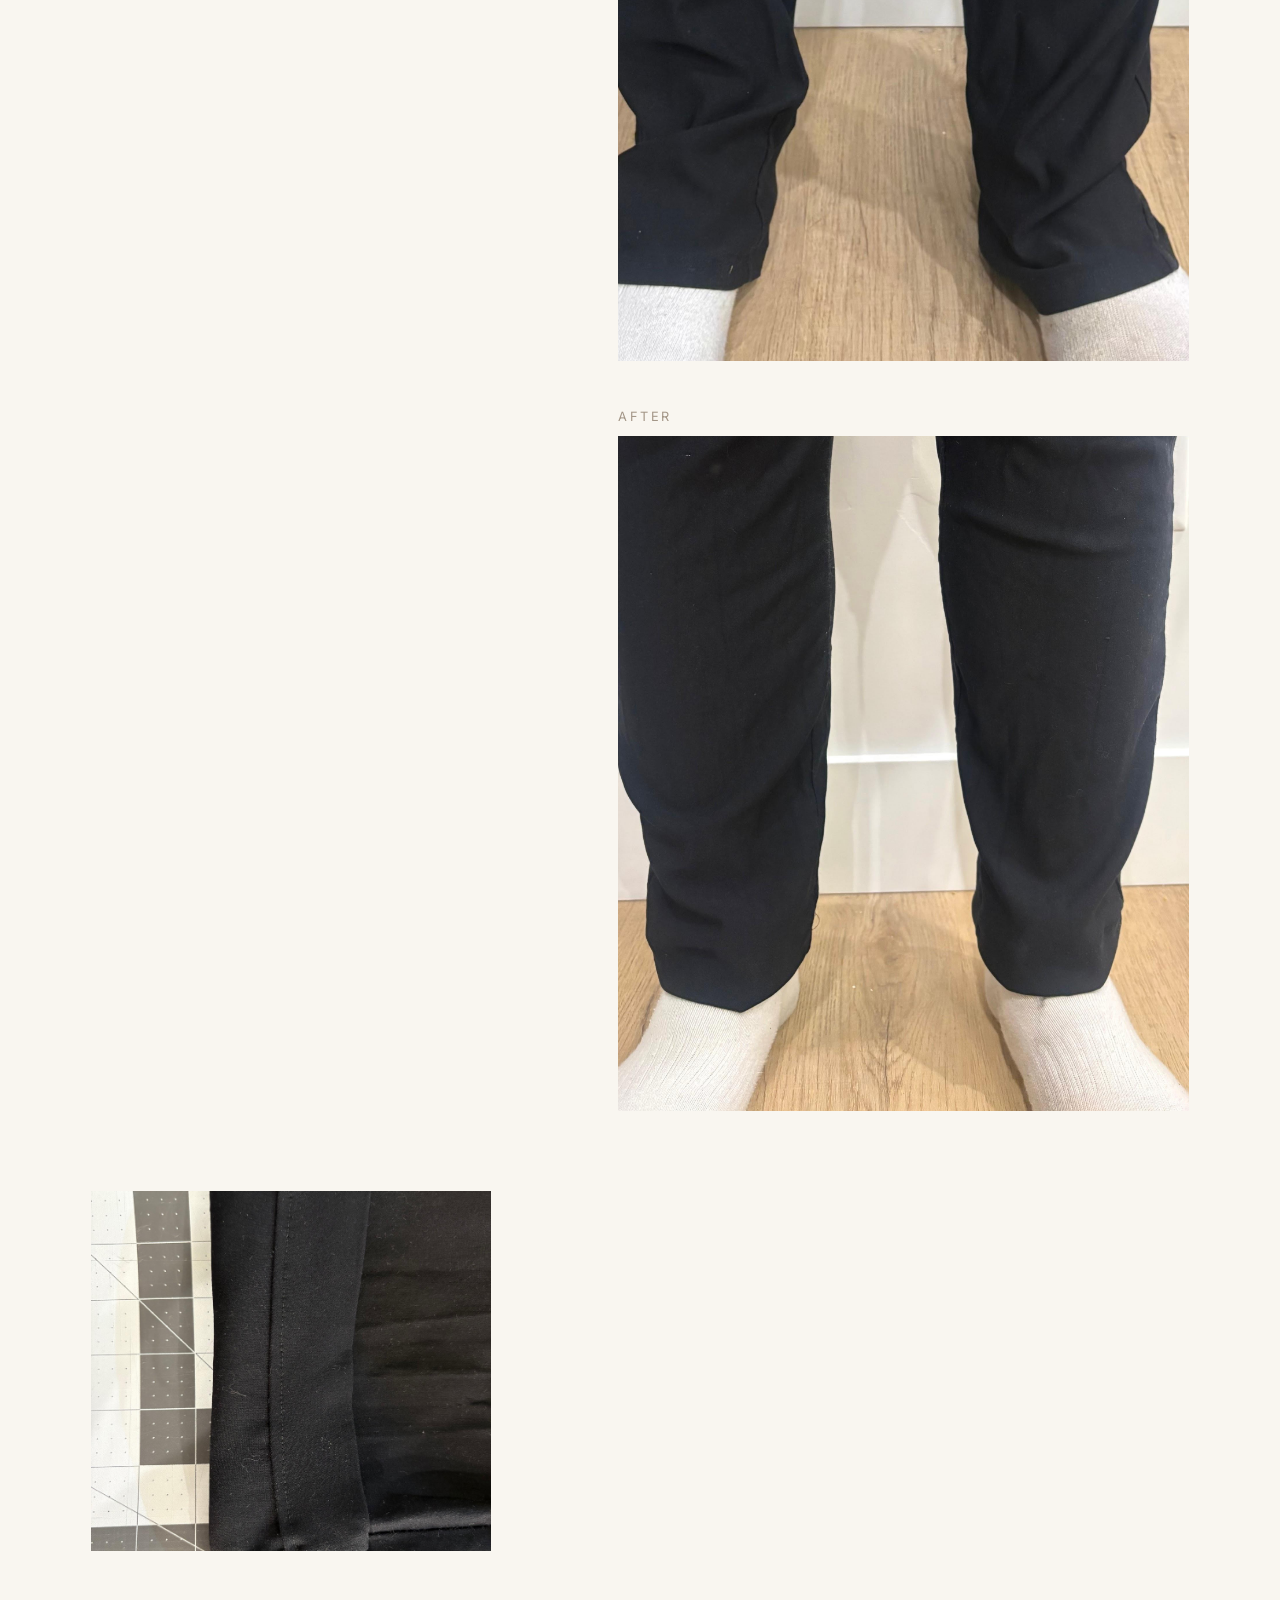
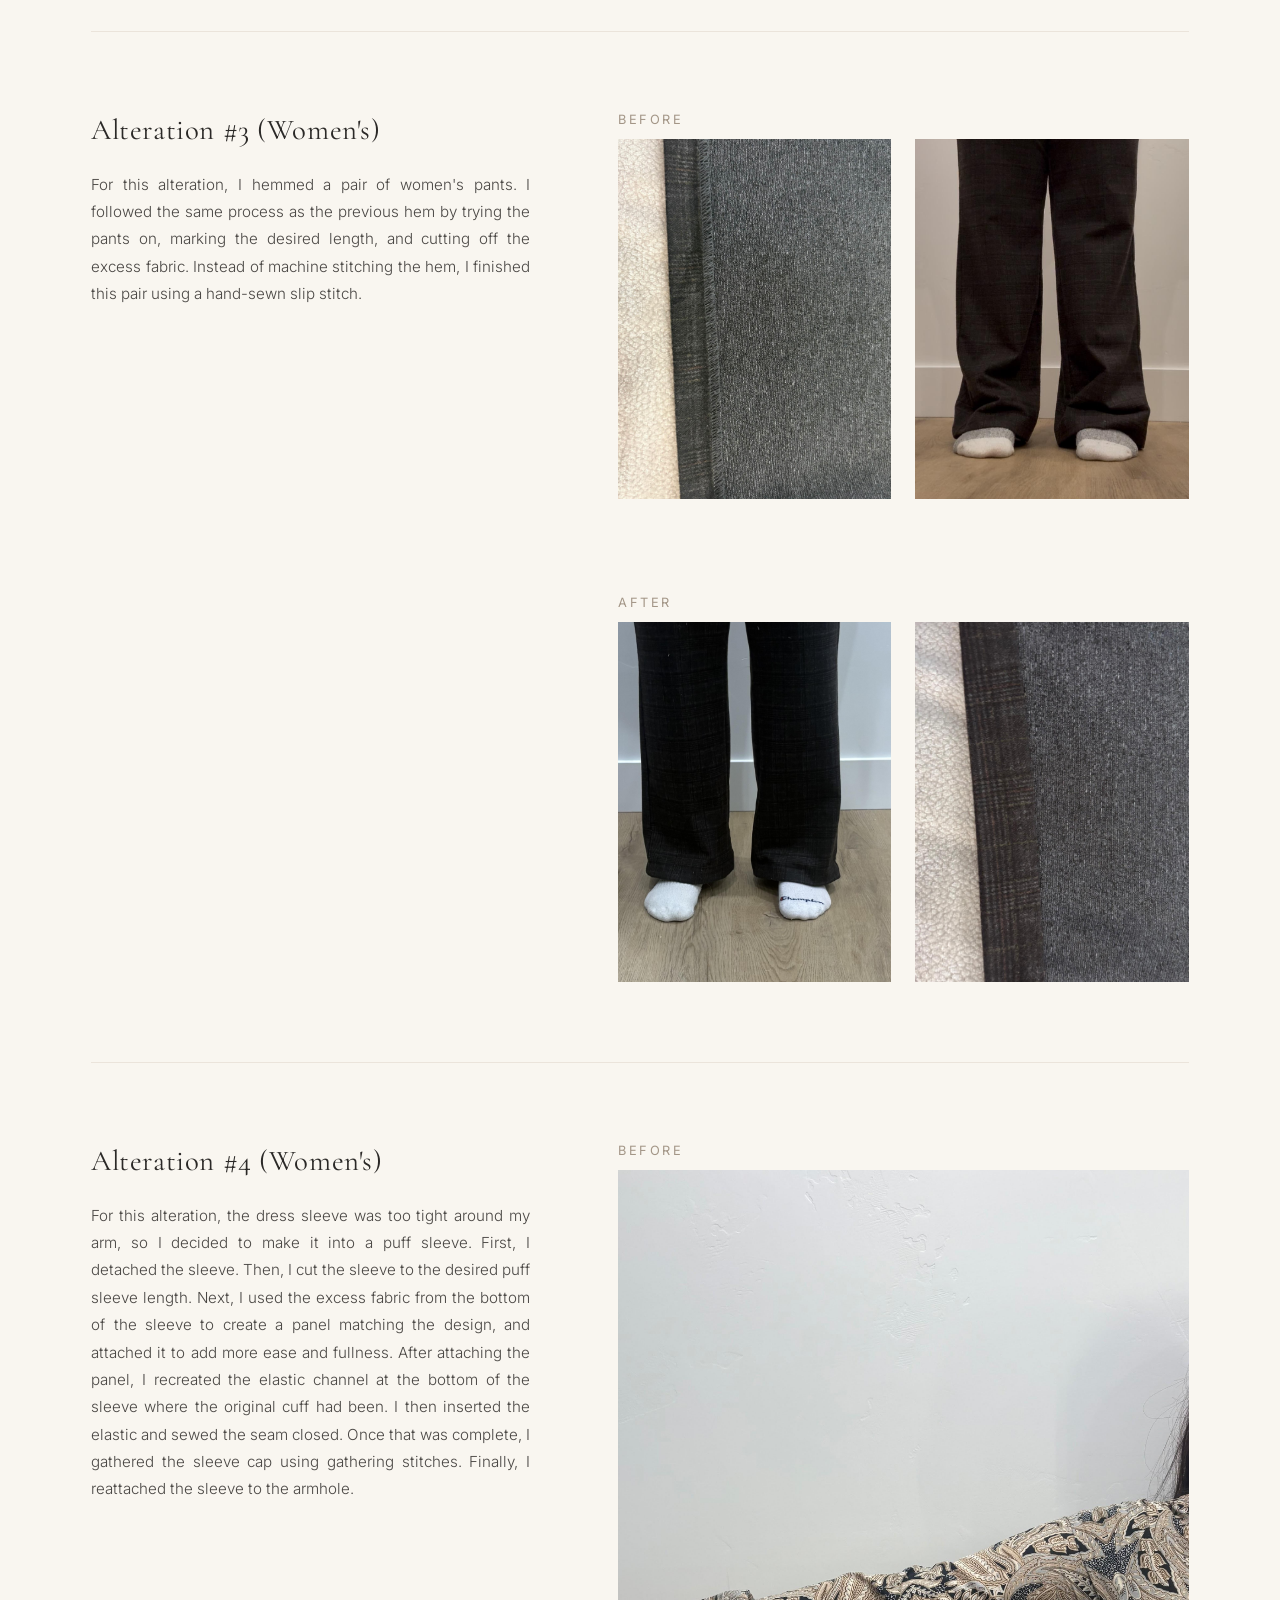
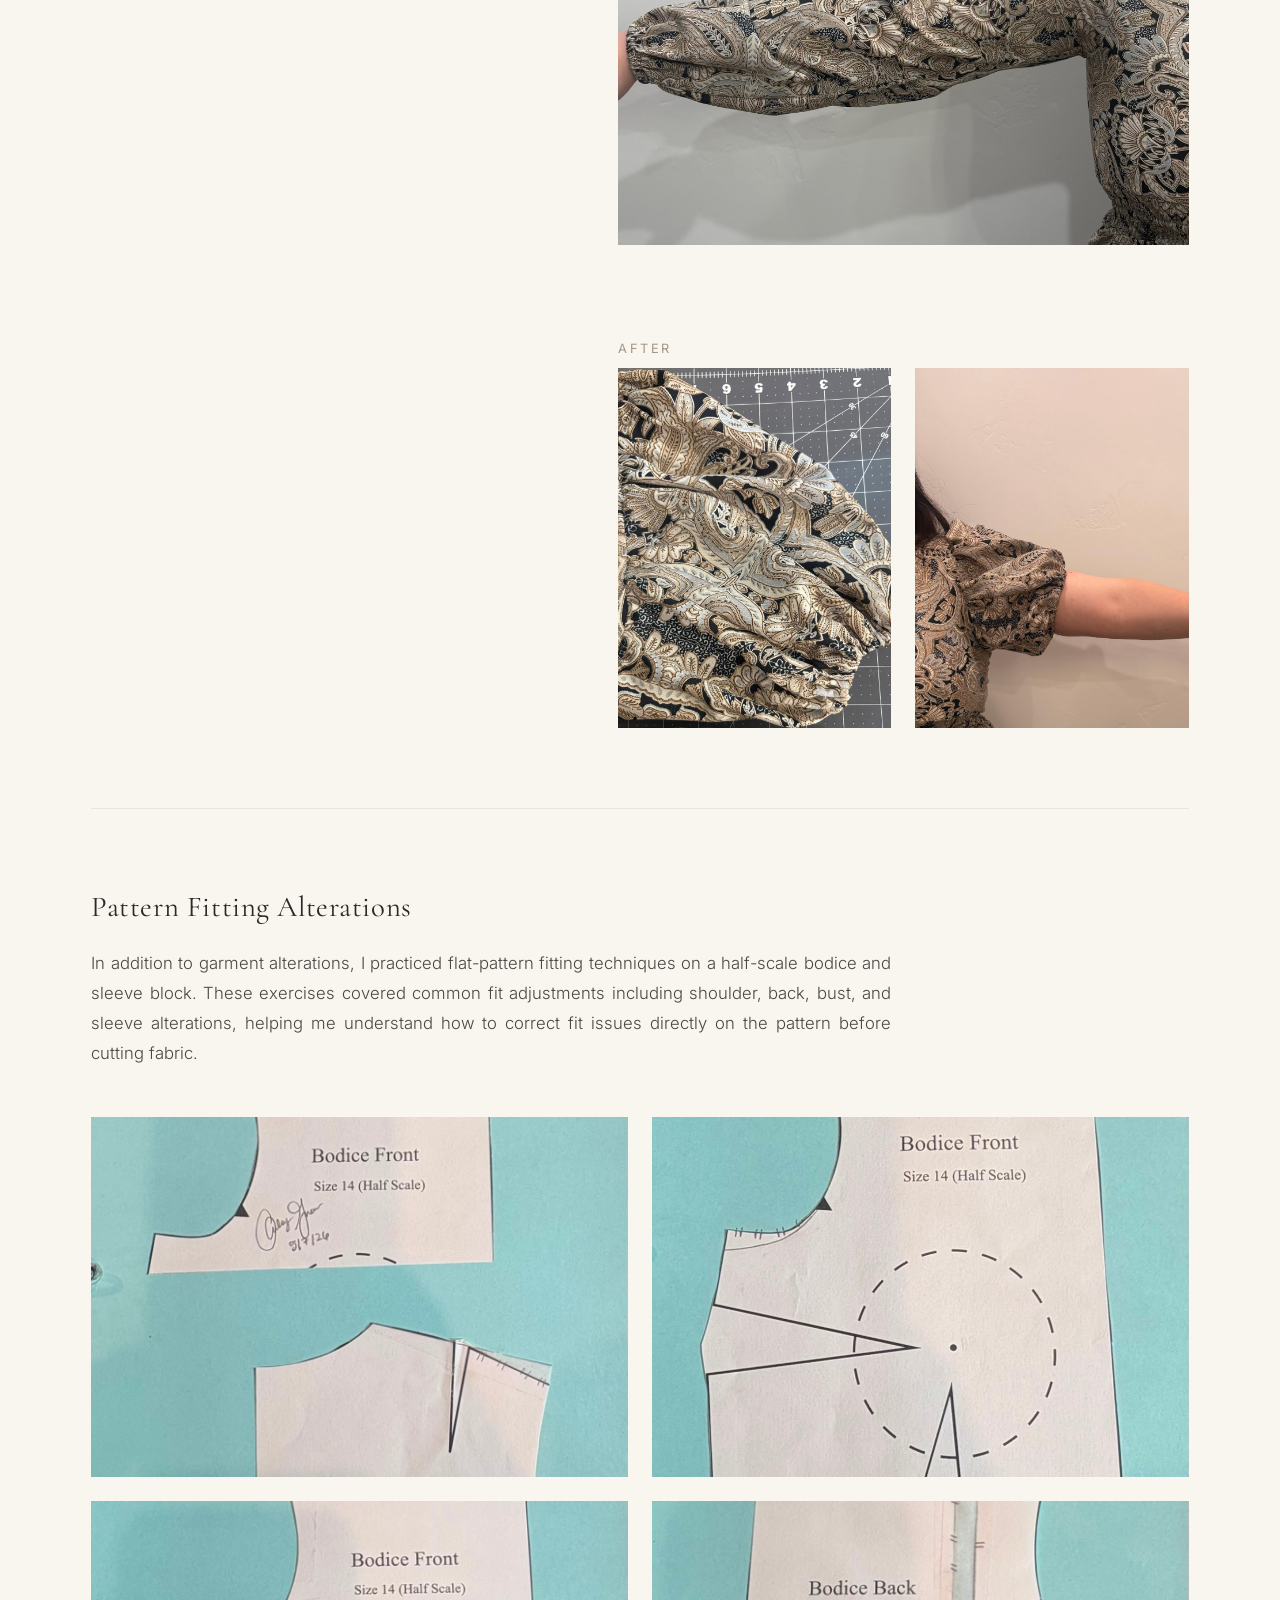
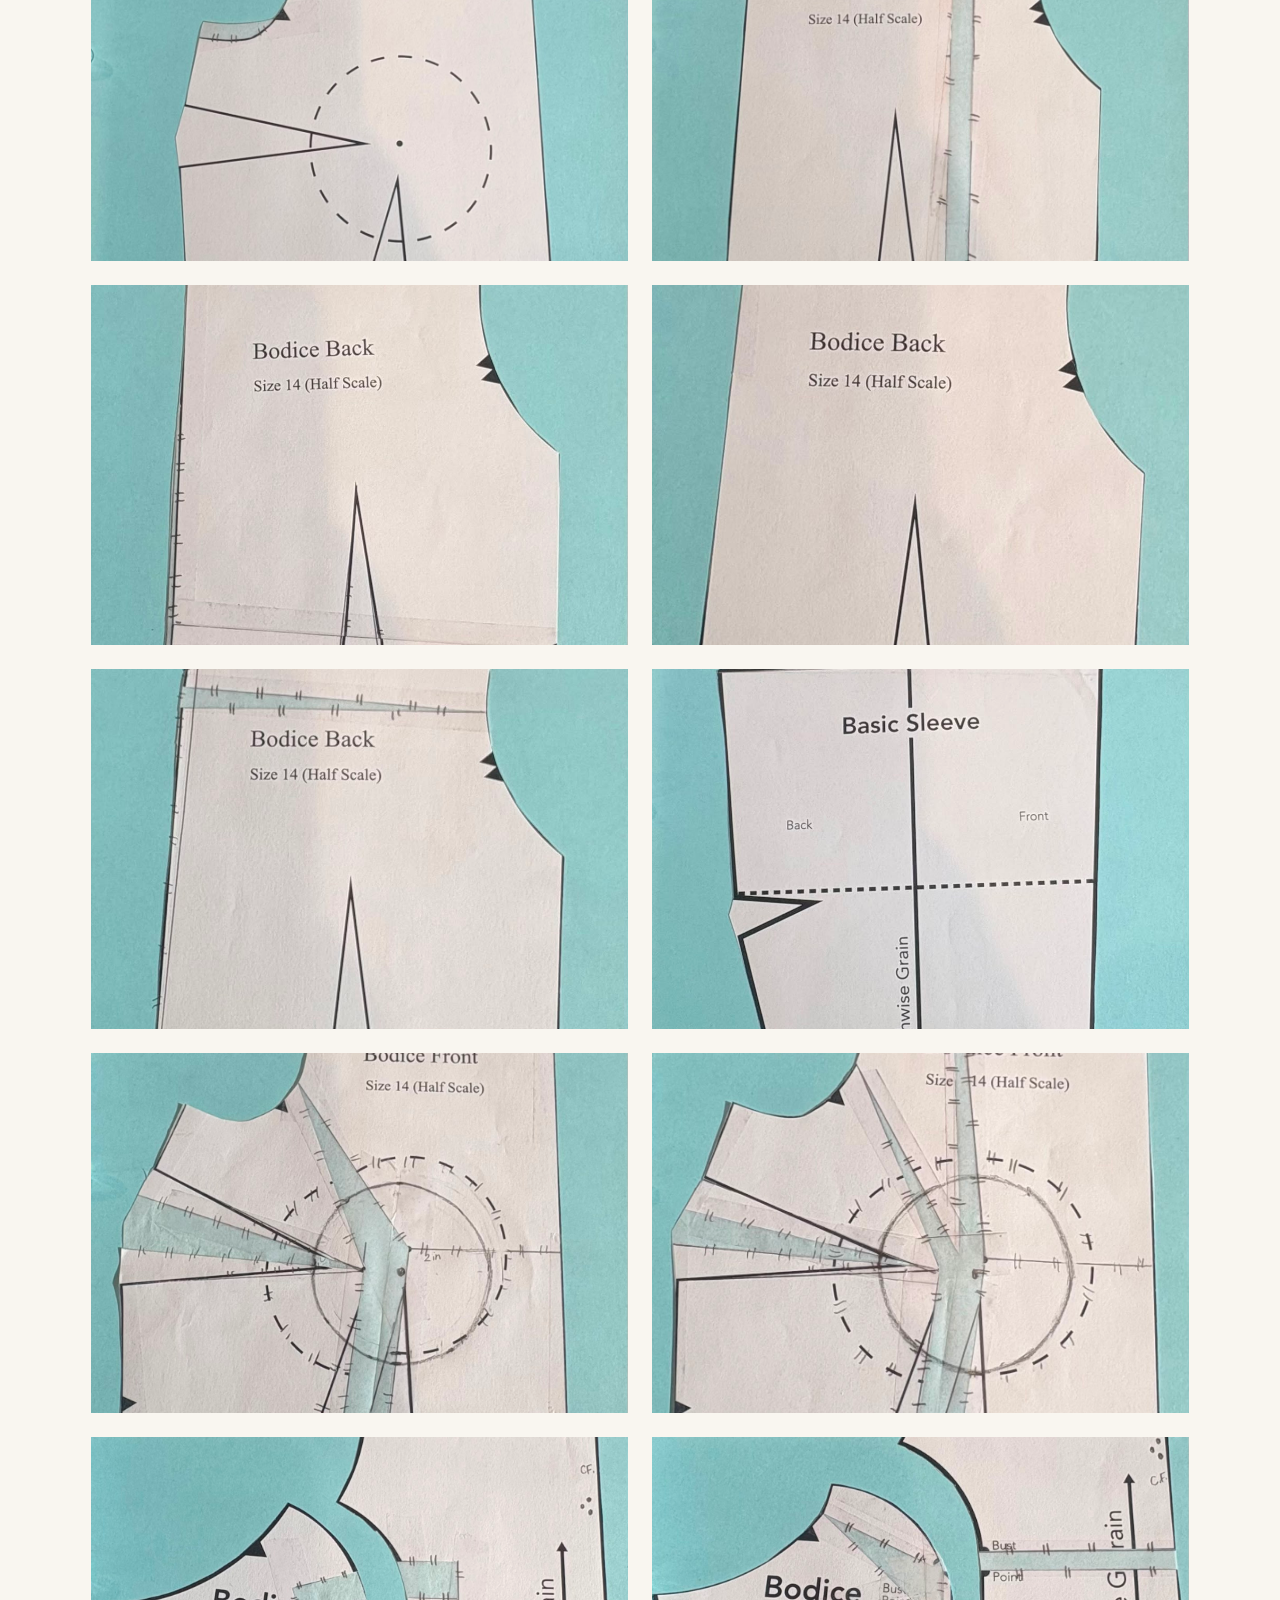
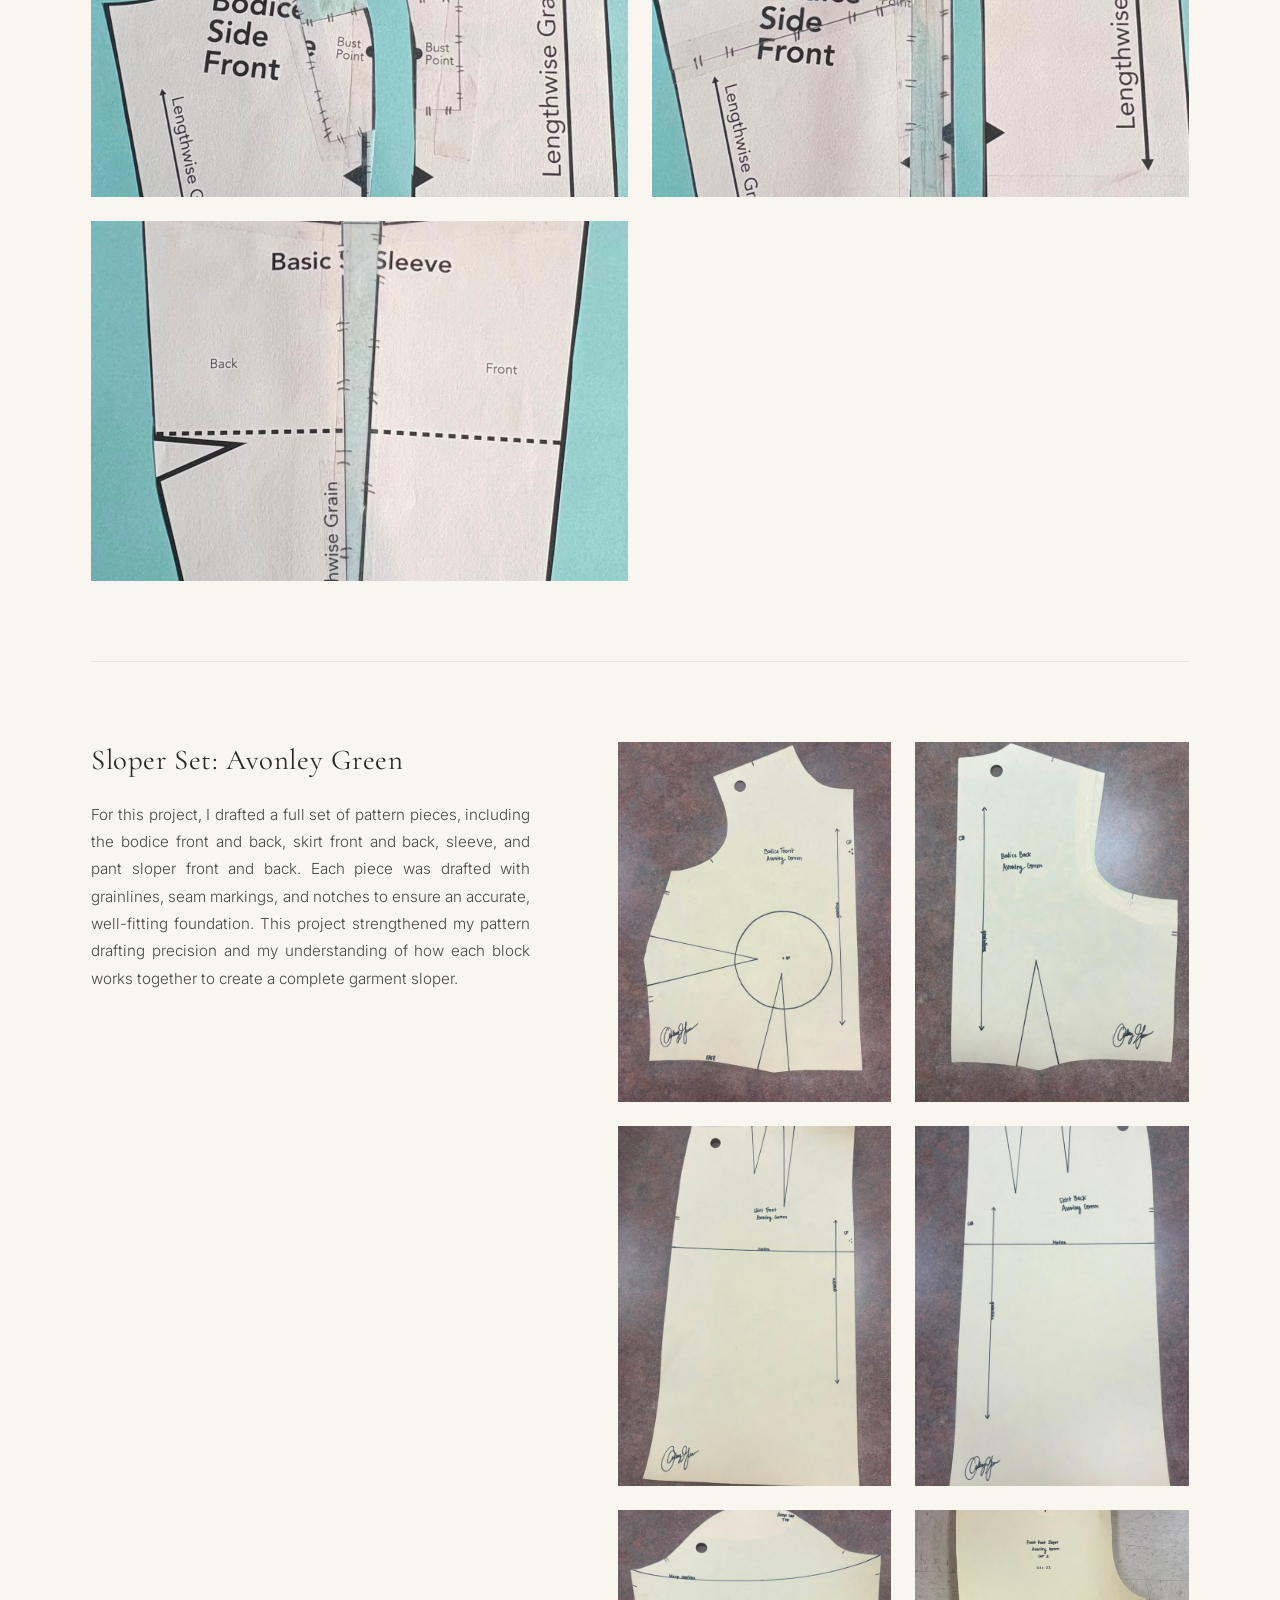
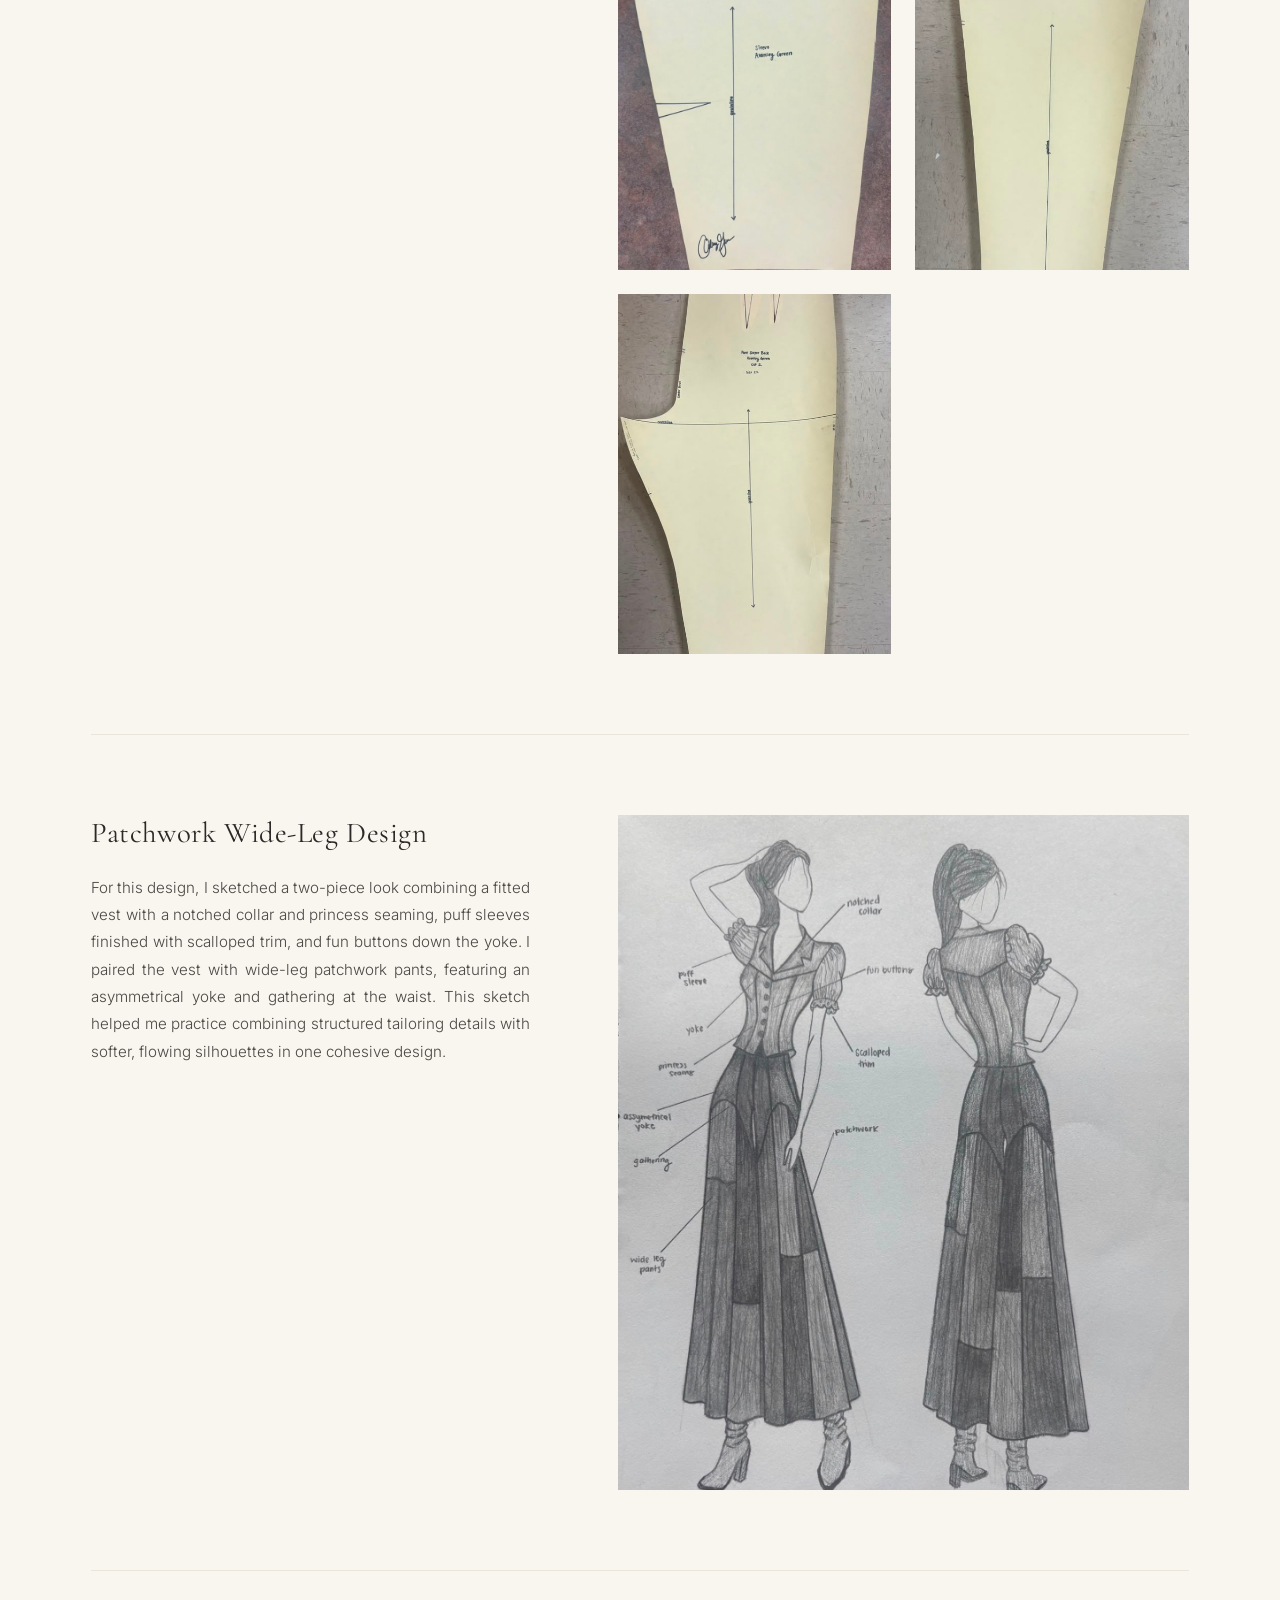
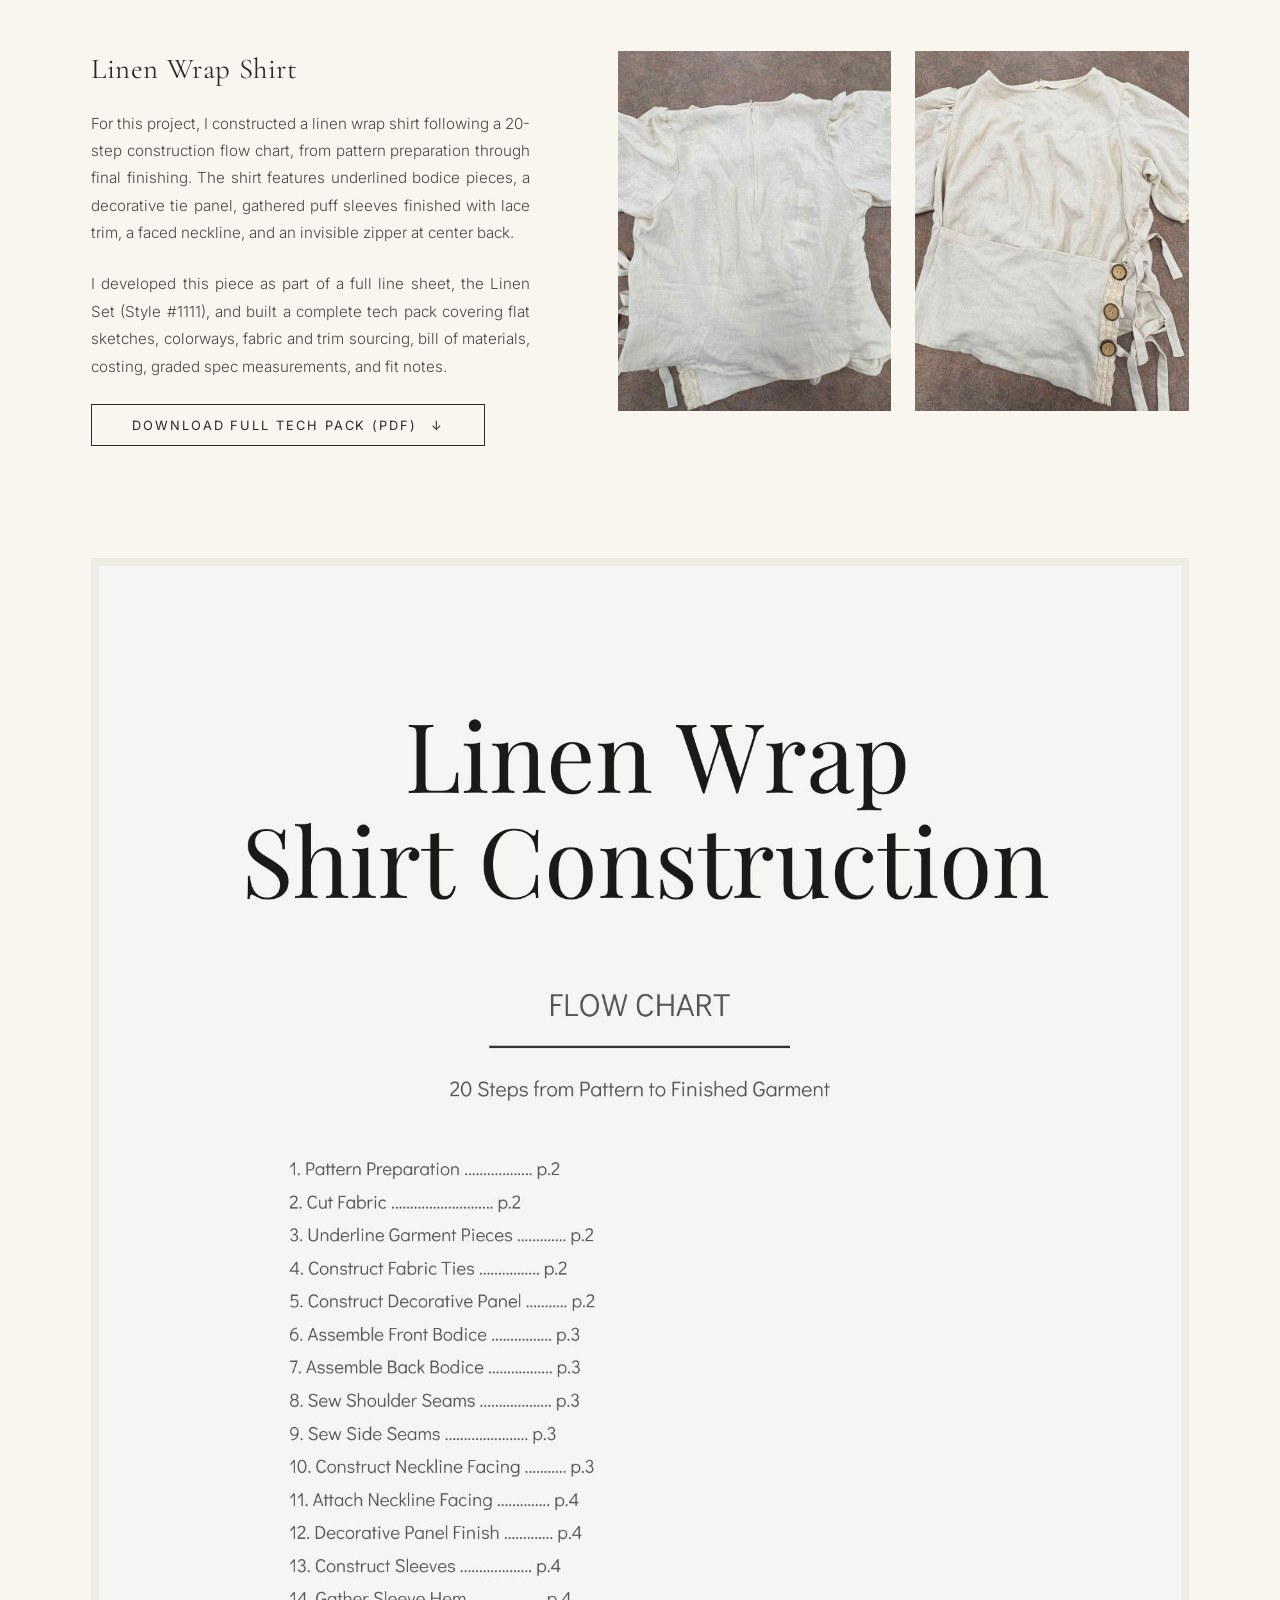
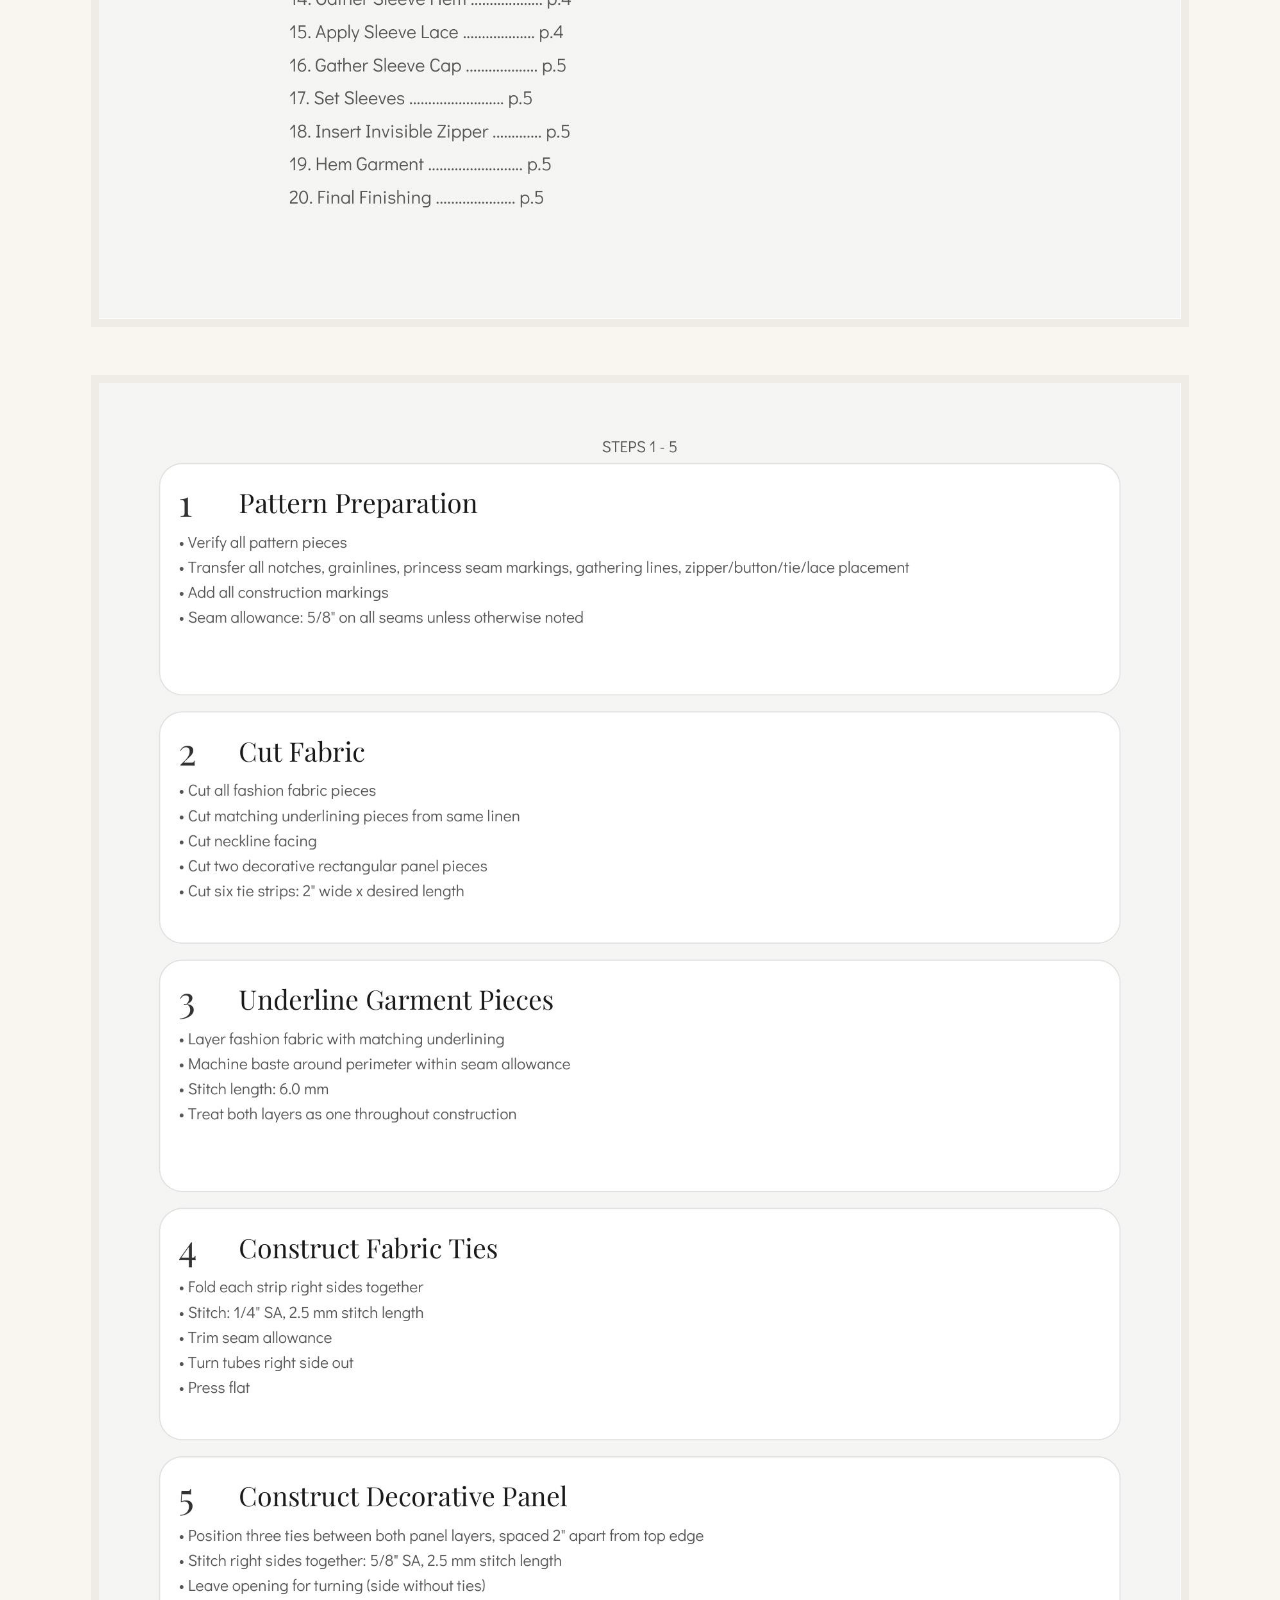
<file: fitting-alteration.html>
<!DOCTYPE html>
<html lang="en">
<head>
    <meta charset="UTF-8">
    <meta name="viewport" content="width=device-width, initial-scale=1.0">
    <title>Avonley Vincent | Fitting and Alteration</title>
    <link rel="preconnect" href="https://fonts.googleapis.com">
    <link rel="preconnect" href="https://fonts.gstatic.com" crossorigin>
    <link href="https://fonts.googleapis.com/css2?family=Cormorant+Garamond:ital,wght@0,300;0,500;1,300&family=Inter:wght@300;400;500&display=swap" rel="stylesheet">
    <link rel="stylesheet" href="style.css">
</head>
<body>

    <header class="site-header">
        <div class="logo">
            <a href="index.html">Avonley Vincent</a>
        </div>
        <nav class="main-nav">
            <ul>
                <li><a href="index.html">Home</a></li>
                <li class="dropdown">
                    <a href="gallery.html" class="dropdown-trigger active">Student Work</a>
                    <ul class="dropdown-menu">
                        <li><a href="adobe-cc-basics.html">Adobe CC Basics</a></li>
                        <li><a href="fashion-history.html">Fashion History</a></li>
                        <li><a href="fashion-design.html">Fashion Design</a></li>
                        <li><a href="apparel-construction.html">Apparel Construction</a></li>
                        <li><a href="fitting-alteration.html">Fitting and Alteration</a></li>
                        <li><a href="home-decor.html">Home Decor Design</a></li>
                        <li><a href="pattern-making.html">Pattern Making</a></li>
                        <li><a href="social-media-marketing.html">Social Media Marketing</a></li>
                    </ul>
                </li>
                <li><a href="experience.html">Professional Opportunities</a></li>
                <li><a href="about.html">About Me</a></li>
            </ul>
        </nav>
    </header>

    <main>
        <section class="project-detail-container fade-in">
            <p class="subtitle">Student Work 05</p>
            <h1 class="page-title">Fitting and Alteration</h1>

            <div class="gallery-intro-text" style="margin-bottom: 4rem;">
                <p>For this ready-to-wear alterations project, I worked with existing men's and women's garments to improve fit and design through hands-on alteration techniques, including taking in a shirt, hemming pants, and reworking a sleeve into a new silhouette.</p>
            </div>

            <div class="project-editorial-block">
                <div class="project-description">
                    <h2>Alteration #1 (Men's)</h2>
                    <p>For this dress shirt, I made a few alterations to help it fit better. The biggest issue was that the sleeves were way too big, and there was also a lot of extra fabric through the sides of the shirt. To start, I removed the sleeves from the shirt so I could make the adjustments. I took the sleeves in by a few inches and tapered them so they would fit more comfortably. Next, I pinned the side seams to figure out how much needed to be taken in and sewed the new side seams. Since I changed the shape of the shirt, I also had to redo the hem so it would lay correctly. Because I made the sleeves smaller, I also had to remove the cuffs, shorten them to match the new sleeve width, finish the edges, and sew them back onto the sleeves. After that, I moved the button so the cuff would still button correctly. Once all of the alterations were finished, I completed the seam finishes, reattached the sleeves to the armholes, and finished those seams.</p>
                </div>

                <div class="project-main-images">
                    <div>
                        <p class="subtitle" style="margin-bottom: 0.75rem;">Before</p>
                        <div class="editorial-img-wrap primary-view">
                            <img src="images/fitting and alteration/alt1-mens-shirt-before.jpg" alt="Men's dress shirt before alteration" onerror="this.src='images/home-page.png'">
                        </div>
                    </div>
                    <div>
                        <p class="subtitle" style="margin-bottom: 0.75rem;">After</p>
                        <div class="editorial-img-wrap primary-view">
                            <img src="images/fitting and alteration/alt1-mens-shirt-after.jpg" alt="Men's dress shirt after alteration" onerror="this.src='images/home-page.png'">
                        </div>
                    </div>
                </div>
            </div>

            <div class="undergarments-grid" style="margin-bottom: 5rem;">
                <div class="grid-img-wrap"><img src="images/fitting and alteration/alt1-mens-shirt-cuff-before.jpg" alt="Shirt cuff before alteration" onerror="this.src='images/home-page.png'"></div>
                <div class="grid-img-wrap"><img src="images/fitting and alteration/alt1-mens-shirt-cuff-after.jpg" alt="Shirt cuff after alteration" onerror="this.src='images/home-page.png'"></div>
                <div class="grid-img-wrap"><img src="images/fitting and alteration/alt1-mens-shirt-armhole-after.jpg" alt="Shirt armhole seam after alteration" onerror="this.src='images/home-page.png'"></div>
            </div>

            <hr class="section-divider">

            <div class="project-editorial-block">
                <div class="project-description">
                    <h2>Alteration #2 (Men's)</h2>
                    <p>For this alteration, I hemmed a pair of pants. First, I had him put the pants on so I could see how they fit and mark where I wanted the finished hem to fall. Once I had the correct length marked, I cut off the excess fabric. Then I created a double-fold hem by folding the raw edge up twice, pressing it in place, and sewing around the hem to finish it.</p>
                </div>

                <div class="project-main-images">
                    <div>
                        <p class="subtitle" style="margin-bottom: 0.75rem;">Before</p>
                        <div class="editorial-img-wrap primary-view">
                            <img src="images/fitting and alteration/alt2-mens-pants-before.jpg" alt="Men's pants before hemming" onerror="this.src='images/home-page.png'">
                        </div>
                    </div>
                    <div>
                        <p class="subtitle" style="margin-bottom: 0.75rem;">After</p>
                        <div class="editorial-img-wrap primary-view">
                            <img src="images/fitting and alteration/alt2-mens-pants-after.jpg" alt="Men's pants after hemming" onerror="this.src='images/home-page.png'">
                        </div>
                    </div>
                </div>
            </div>

            <div class="undergarments-grid" style="grid-template-columns: 1fr; max-width: 400px; margin-bottom: 5rem;">
                <div class="grid-img-wrap"><img src="images/fitting and alteration/alt2-mens-pants-hem-detail.jpg" alt="Double-fold hem detail on men's pants" onerror="this.src='images/home-page.png'"></div>
            </div>

            <hr class="section-divider">

            <div class="project-editorial-block">
                <div class="project-description">
                    <h2>Alteration #3 (Women's)</h2>
                    <p>For this alteration, I hemmed a pair of women's pants. I followed the same process as the previous hem by trying the pants on, marking the desired length, and cutting off the excess fabric. Instead of machine stitching the hem, I finished this pair using a hand-sewn slip stitch.</p>
                </div>

                <div class="project-main-images">
                    <div>
                        <p class="subtitle" style="margin-bottom: 0.75rem;">Before</p>
                        <div class="undergarments-grid">
                            <div class="grid-img-wrap"><img src="images/fitting and alteration/alt3-womens-pants-before.jpg" alt="Women's pants before hemming" onerror="this.src='images/home-page.png'"></div>
                            <div class="grid-img-wrap"><img src="images/fitting and alteration/alt3-womens-pants-before-edge.jpg" alt="Women's pants raw hem edge before alteration" onerror="this.src='images/home-page.png'"></div>
                        </div>
                    </div>
                    <div style="margin-top: 3rem;">
                        <p class="subtitle" style="margin-bottom: 0.75rem;">After</p>
                        <div class="undergarments-grid">
                            <div class="grid-img-wrap"><img src="images/fitting and alteration/alt3-womens-pants-after.jpg" alt="Women's pants after hemming" onerror="this.src='images/home-page.png'"></div>
                            <div class="grid-img-wrap"><img src="images/fitting and alteration/alt3-womens-pants-after-edge.jpg" alt="Women's pants hand-sewn slip stitch hem detail" onerror="this.src='images/home-page.png'"></div>
                        </div>
                    </div>
                </div>
            </div>

            <hr class="section-divider">

            <div class="project-editorial-block">
                <div class="project-description">
                    <h2>Alteration #4 (Women's)</h2>
                    <p>For this alteration, the dress sleeve was too tight around my arm, so I decided to make it into a puff sleeve. First, I detached the sleeve. Then, I cut the sleeve to the desired puff sleeve length. Next, I used the excess fabric from the bottom of the sleeve to create a panel matching the design, and attached it to add more ease and fullness. After attaching the panel, I recreated the elastic channel at the bottom of the sleeve where the original cuff had been. I then inserted the elastic and sewed the seam closed. Once that was complete, I gathered the sleeve cap using gathering stitches. Finally, I reattached the sleeve to the armhole.</p>
                </div>

                <div class="project-main-images">
                    <div>
                        <p class="subtitle" style="margin-bottom: 0.75rem;">Before</p>
                        <div class="editorial-img-wrap primary-view">
                            <img src="images/fitting and alteration/alt4-womens-sleeve-before.jpg" alt="Dress sleeve before alteration" onerror="this.src='images/home-page.png'">
                        </div>
                    </div>
                    <div style="margin-top: 3rem;">
                        <p class="subtitle" style="margin-bottom: 0.75rem;">After</p>
                        <div class="undergarments-grid">
                            <div class="grid-img-wrap"><img src="images/fitting and alteration/alt4-womens-sleeve-after-detail.jpg" alt="Puff sleeve flat detail after alteration" onerror="this.src='images/home-page.png'"></div>
                            <div class="grid-img-wrap"><img src="images/fitting and alteration/alt4-womens-sleeve-after-body.jpg" alt="Puff sleeve worn after alteration" onerror="this.src='images/home-page.png'"></div>
                        </div>
                    </div>
                </div>
            </div>

            <hr class="section-divider">

            <div class="gallery-intro-text" style="margin-bottom: 3rem;">
                <h2 style="font-family: 'Cormorant Garamond', serif; font-size: 1.8rem; font-weight: 400; margin-bottom: 1.5rem; letter-spacing: 0.02em;">Pattern Fitting Alterations</h2>
                <p>In addition to garment alterations, I practiced flat-pattern fitting techniques on a half-scale bodice and sleeve block. These exercises covered common fit adjustments including shoulder, back, bust, and sleeve alterations, helping me understand how to correct fit issues directly on the pattern before cutting fabric.</p>
            </div>

            <div class="undergarments-grid" style="margin-bottom: 5rem;">
                <div class="grid-img-wrap"><img src="images/fitting and alteration/technique-forward-shoulder.jpeg" alt="Forward shoulder alteration, bodice front and back" onerror="this.src='images/home-page.png'"></div>
                <div class="grid-img-wrap"><img src="images/fitting and alteration/technique-sloping-shoulder.jpeg" alt="Sloping shoulder alteration, bodice front" onerror="this.src='images/home-page.png'"></div>
                <div class="grid-img-wrap"><img src="images/fitting and alteration/technique-square-shoulder.jpeg" alt="Square shoulder alteration, bodice front" onerror="this.src='images/home-page.png'"></div>
                <div class="grid-img-wrap"><img src="images/fitting and alteration/technique-broad-back.jpeg" alt="Broad back alteration, bodice back" onerror="this.src='images/home-page.png'"></div>
                <div class="grid-img-wrap"><img src="images/fitting and alteration/technique-sway-back.jpeg" alt="Sway back alteration, bodice back" onerror="this.src='images/home-page.png'"></div>
                <div class="grid-img-wrap"><img src="images/fitting and alteration/technique-high-round-back.jpeg" alt="High round back alteration, bodice back" onerror="this.src='images/home-page.png'"></div>
                <div class="grid-img-wrap"><img src="images/fitting and alteration/technique-low-round-back.jpeg" alt="Low round back alteration, bodice back" onerror="this.src='images/home-page.png'"></div>
                <div class="grid-img-wrap"><img src="images/fitting and alteration/technique-sleeve-forward-shoulder.jpeg" alt="Adjusting a sleeve for a forward shoulder" onerror="this.src='images/home-page.png'"></div>
                <div class="grid-img-wrap"><img src="images/fitting and alteration/technique-full-bust-d-cup.jpeg" alt="Full bust alteration, D cup" onerror="this.src='images/home-page.png'"></div>
                <div class="grid-img-wrap"><img src="images/fitting and alteration/technique-full-bust-y.jpeg" alt="Full bust Y alteration" onerror="this.src='images/home-page.png'"></div>
                <div class="grid-img-wrap"><img src="images/fitting and alteration/technique-princess-seam-lower-bust.jpeg" alt="Princess seamline lower bust apex alteration" onerror="this.src='images/home-page.png'"></div>
                <div class="grid-img-wrap"><img src="images/fitting and alteration/technique-princess-seam-full-bust.jpeg" alt="Princess seamline full bust alteration" onerror="this.src='images/home-page.png'"></div>
                <div class="grid-img-wrap"><img src="images/fitting and alteration/technique-sleeve-girth.jpeg" alt="Sleeve girth alteration" onerror="this.src='images/home-page.png'"></div>
            </div>

            <hr class="section-divider">

            <div class="project-editorial-block">
                <div class="project-description">
                    <h2>Sloper Set: Avonley Green</h2>
                    <p>For this project, I drafted a full set of pattern pieces, including the bodice front and back, skirt front and back, sleeve, and pant sloper front and back. Each piece was drafted with grainlines, seam markings, and notches to ensure an accurate, well-fitting foundation. This project strengthened my pattern drafting precision and my understanding of how each block works together to create a complete garment sloper.</p>
                </div>

                <div class="project-main-images">
                    <div class="undergarments-grid">
                        <div class="grid-img-wrap"><img src="images/fitting and alteration/avonley-green-bodice-front.jpeg" alt="Bodice front sloper, Avonley Green" onerror="this.src='images/home-page.png'"></div>
                        <div class="grid-img-wrap"><img src="images/fitting and alteration/avonley-green-bodice-back.jpeg" alt="Bodice back sloper, Avonley Green" onerror="this.src='images/home-page.png'"></div>
                        <div class="grid-img-wrap"><img src="images/fitting and alteration/avonley-green-skirt-front.jpeg" alt="Skirt front sloper, Avonley Green" onerror="this.src='images/home-page.png'"></div>
                        <div class="grid-img-wrap"><img src="images/fitting and alteration/avonley-green-skirt-back.jpeg" alt="Skirt back sloper, Avonley Green" onerror="this.src='images/home-page.png'"></div>
                        <div class="grid-img-wrap"><img src="images/fitting and alteration/avonley-green-sleeve.jpeg" alt="Sleeve sloper, Avonley Green" onerror="this.src='images/home-page.png'"></div>
                        <div class="grid-img-wrap"><img src="images/fitting and alteration/avonley-green-pant-sloper-front.jpeg" alt="Front pant sloper, Avonley Green" onerror="this.src='images/home-page.png'"></div>
                        <div class="grid-img-wrap"><img src="images/fitting and alteration/avonley-green-pant-sloper-back.jpeg" alt="Pant sloper back, Avonley Green" onerror="this.src='images/home-page.png'"></div>
                    </div>
                </div>
            </div>

            <hr class="section-divider">

            <div class="project-editorial-block">
                <div class="project-description">
                    <h2>Patchwork Wide-Leg Design</h2>
                    <p>For this design, I sketched a two-piece look combining a fitted vest with a notched collar and princess seaming, puff sleeves finished with scalloped trim, and fun buttons down the yoke. I paired the vest with wide-leg patchwork pants, featuring an asymmetrical yoke and gathering at the waist. This sketch helped me practice combining structured tailoring details with softer, flowing silhouettes in one cohesive design.</p>
                </div>

                <div class="project-main-images">
                    <div class="editorial-img-wrap primary-view">
                        <img src="images/fitting and alteration/patchwork-wideleg-design-sketch.jpeg" alt="Patchwork wide-leg design sketch, front and back view" onerror="this.src='images/home-page.png'">
                    </div>
                </div>
            </div>

            <hr class="section-divider">

            <div class="project-editorial-block">
                <div class="project-description">
                    <h2>Linen Wrap Shirt</h2>
                    <p>For this project, I constructed a linen wrap shirt following a 20-step construction flow chart, from pattern preparation through final finishing. The shirt features underlined bodice pieces, a decorative tie panel, gathered puff sleeves finished with lace trim, a faced neckline, and an invisible zipper at center back.</p>
                    <p>I developed this piece as part of a full line sheet, the Linen Set (Style #1111), and built a complete tech pack covering flat sketches, colorways, fabric and trim sourcing, bill of materials, costing, graded spec measurements, and fit notes.</p>
                    <div class="resume-download-block" style="margin: 0 0 2rem 0;">
                        <a href="pdf/Avonley_Green_Linen_Set_Tech_Pack.pdf" class="download-btn" download="Avonley_Green_Linen_Set_Tech_Pack.pdf">
                            Download Full Tech Pack (PDF) <span>↓</span>
                        </a>
                    </div>
                </div>

                <div class="project-main-images">
                    <div class="undergarments-grid">
                        <div class="grid-img-wrap"><img src="images/fitting and alteration/linen-wrap-shirt-finished-front.jpeg" alt="Finished linen wrap shirt, front view" onerror="this.src='images/home-page.png'"></div>
                        <div class="grid-img-wrap"><img src="images/fitting and alteration/linen-wrap-shirt-finished-back.jpeg" alt="Finished linen wrap shirt, back view" onerror="this.src='images/home-page.png'"></div>
                    </div>
                </div>
            </div>

            <div class="project-main-images" style="margin-bottom: 5rem;">
                <div class="flowchart-page">
                    <img src="images/fitting and alteration/linen-wrap-shirt-1.jpg" alt="Linen wrap shirt construction flow chart, steps 1 to 5" onerror="this.src='images/home-page.png'">
                </div>
                <div class="flowchart-page">
                    <img src="images/fitting and alteration/linen-wrap-shirt-2.jpg" alt="Linen wrap shirt construction flow chart, steps 1 to 5 detail" onerror="this.src='images/home-page.png'">
                </div>
                <div class="flowchart-page">
                    <img src="images/fitting and alteration/linen-wrap-shirt-3.jpg" alt="Linen wrap shirt construction flow chart, steps 6 to 10" onerror="this.src='images/home-page.png'">
                </div>
                <div class="flowchart-page">
                    <img src="images/fitting and alteration/linen-wrap-shirt-4.jpg" alt="Linen wrap shirt construction flow chart, steps 11 to 15" onerror="this.src='images/home-page.png'">
                </div>
                <div class="flowchart-page">
                    <img src="images/fitting and alteration/linen-wrap-shirt-5.jpg" alt="Linen wrap shirt construction flow chart, steps 16 to 20" onerror="this.src='images/home-page.png'">
                </div>
            </div>

            <hr class="section-divider">

            <div class="project-editorial-block">
                <div class="project-description">
                    <h2>Patchwork Skirt</h2>
                    <p>For this project, I followed a 13-step construction flow chart to build a patchwork skirt, from cutting and assembling the patchwork panels through attaching the yoke and waistband, inserting an invisible zipper, and finishing the hem.</p>
                </div>
            </div>

            <div class="project-main-images" style="margin-bottom: 3rem;">
                <div class="flowchart-page">
                    <img src="images/fitting and alteration/patchwork-skirt-1.jpg" alt="Patchwork skirt construction flow chart, steps 1 to 5" onerror="this.src='images/home-page.png'">
                </div>
                <div class="flowchart-page">
                    <img src="images/fitting and alteration/patchwork-skirt-2.jpg" alt="Patchwork skirt construction flow chart, steps 1 to 5 detail" onerror="this.src='images/home-page.png'">
                </div>
                <div class="flowchart-page">
                    <img src="images/fitting and alteration/patchwork-skirt-3.jpg" alt="Patchwork skirt construction flow chart, steps 6 to 10" onerror="this.src='images/home-page.png'">
                </div>
                <div class="flowchart-page">
                    <img src="images/fitting and alteration/patchwork-skirt-4.jpg" alt="Patchwork skirt construction flow chart, steps 11 to 13" onerror="this.src='images/home-page.png'">
                </div>
            </div>

            <div class="project-footer-nav">
                <a href="gallery.html" class="back-to-gallery">← Back to Student Work</a>
                <a href="home-decor.html" class="next-project">Next Project: Home Decor Design →</a>
            </div>
        </section>
    </main>

    <script src="script.js"></script>
</body>
</html>
</file>
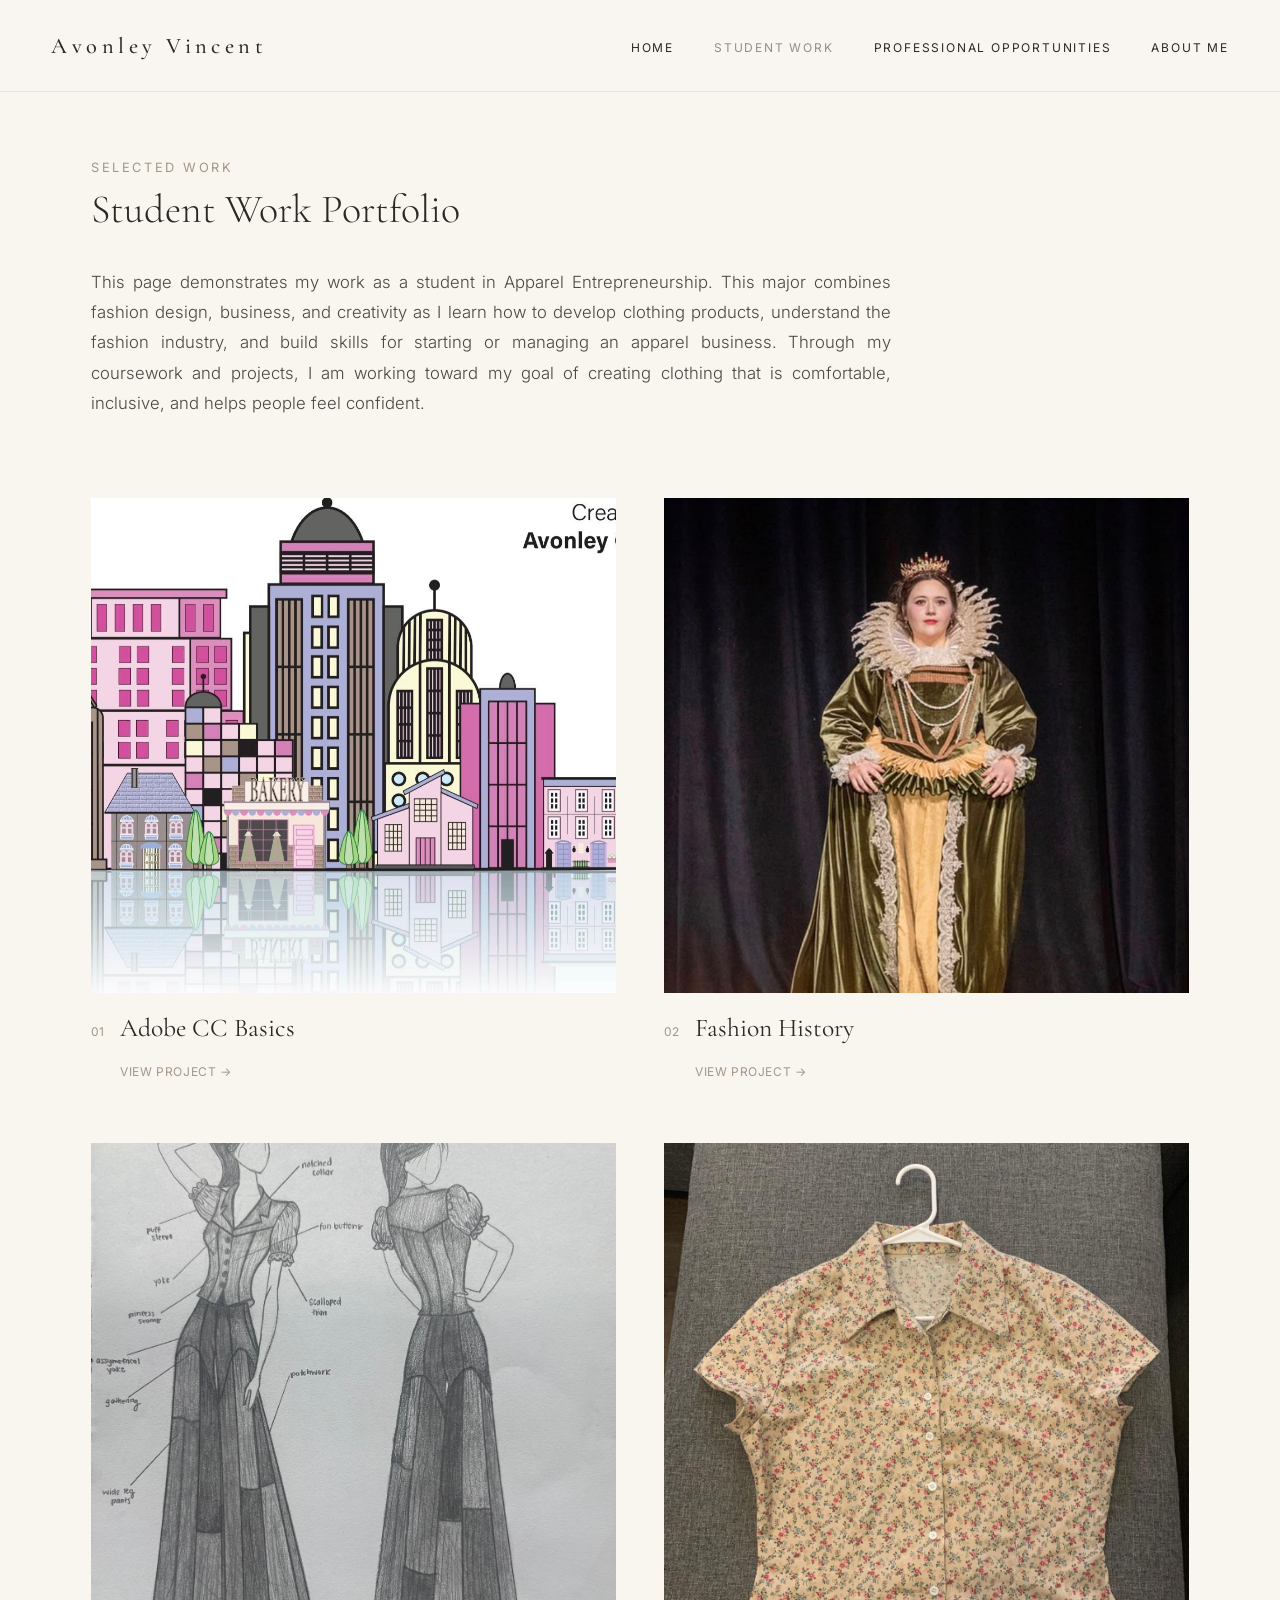
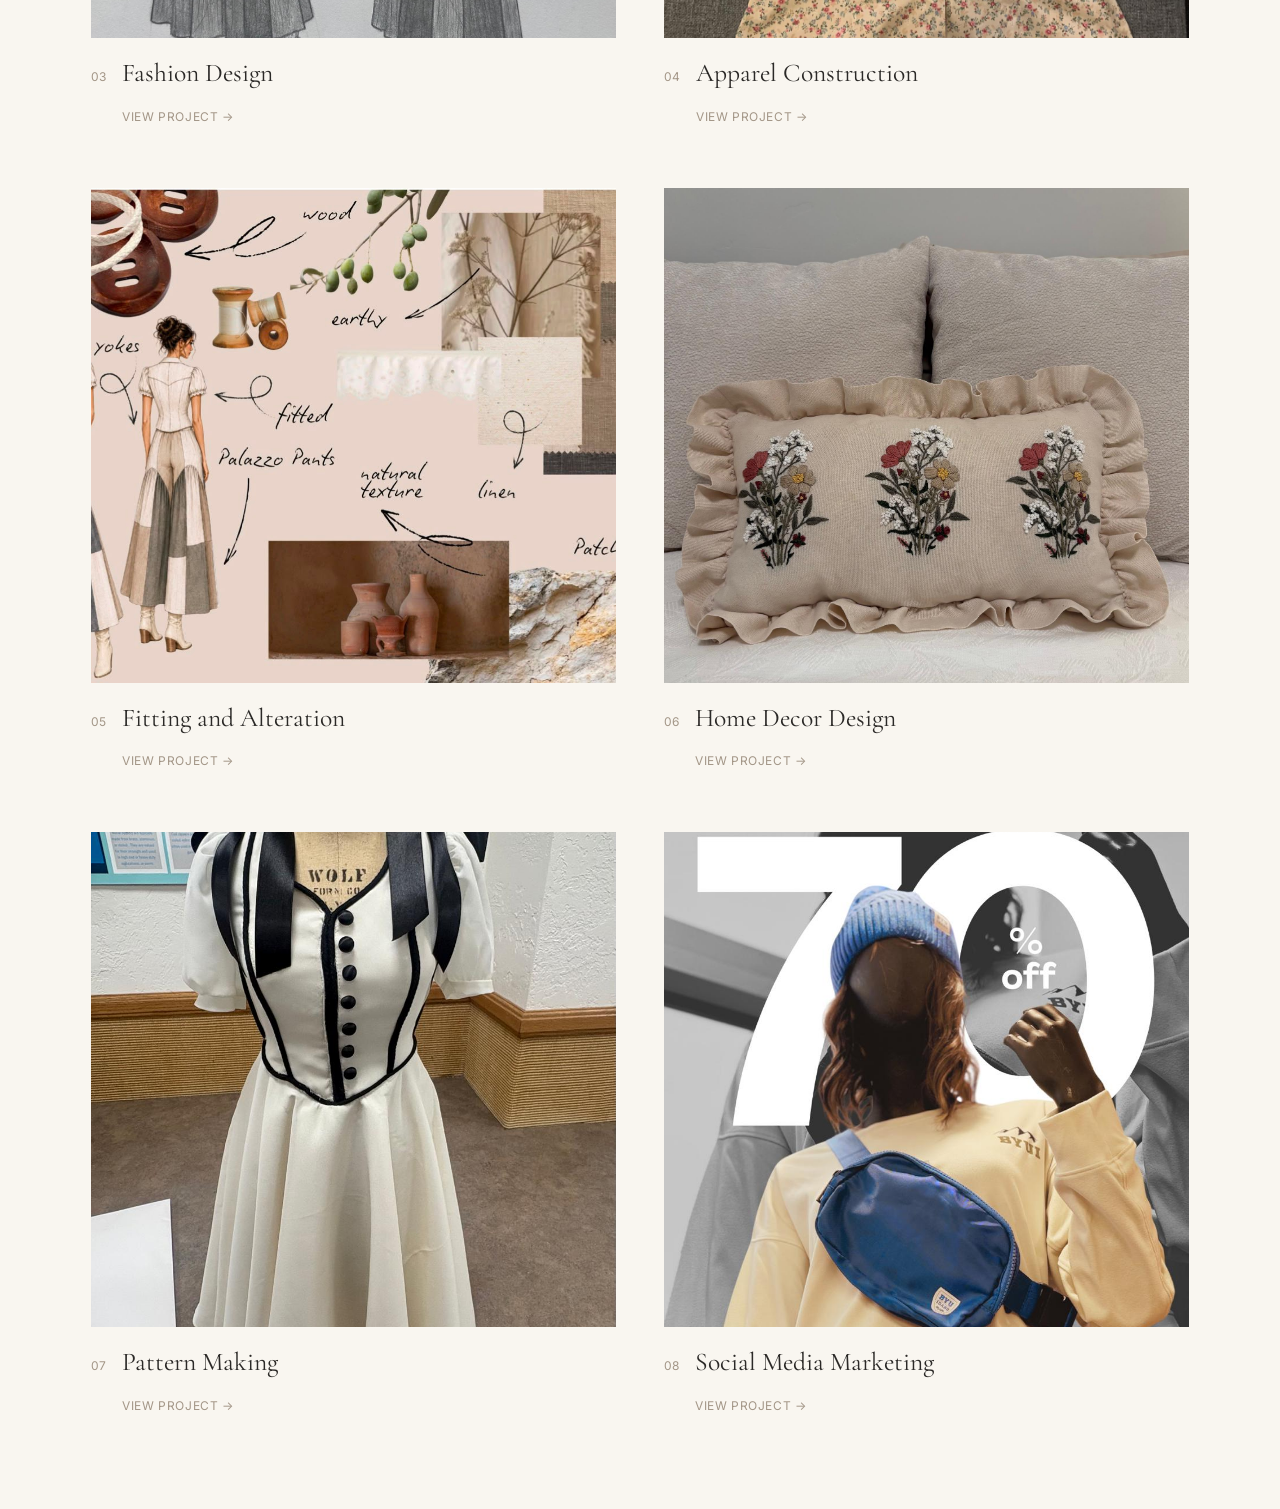
<file: gallery.html>
<!DOCTYPE html>
<html lang="en">
<head>
    <meta charset="UTF-8">
    <meta name="viewport" content="width=device-width, initial-scale=1.0">
    <title>Avonley Vincent | Student Work</title>
    <link rel="preconnect" href="https://fonts.googleapis.com">
    <link rel="preconnect" href="https://fonts.gstatic.com" crossorigin>
    <link href="https://fonts.googleapis.com/css2?family=Cormorant+Garamond:ital,wght@0,300;0,500;1,300&family=Inter:wght@300;400;500&display=swap" rel="stylesheet">
    <link rel="stylesheet" href="style.css">
</head>
<body>

    <header class="site-header">
        <div class="logo">
            <a href="index.html">Avonley Vincent</a>
        </div>
        <nav class="main-nav">
            <ul>
                <li><a href="index.html">Home</a></li>
                <li class="dropdown">
                    <a href="gallery.html" class="dropdown-trigger active">Student Work</a>
                    <ul class="dropdown-menu">
                        <li><a href="adobe-cc-basics.html">Adobe CC Basics</a></li>
                        <li><a href="fashion-history.html">Fashion History</a></li>
                        <li><a href="fashion-design.html">Fashion Design</a></li>
                        <li><a href="apparel-construction.html">Apparel Construction</a></li>
                        <li><a href="fitting-alteration.html">Fitting and Alteration</a></li>
                        <li><a href="home-decor.html">Home Decor Design</a></li>
                        <li><a href="pattern-making.html">Pattern Making</a></li>
                        <li><a href="social-media-marketing.html">Social Media Marketing</a></li>
                    </ul>
                </li>
                <li><a href="experience.html">Professional Opportunities</a></li>
                <li><a href="about.html">About Me</a></li>
            </ul>
        </nav>
    </header>

    <main>
        <section class="gallery-preview-container fade-in">
            <p class="subtitle">Selected Work</p>
            <h1 class="page-title">Student Work Portfolio</h1>

            <div class="gallery-intro-text">
                <p>This page demonstrates my work as a student in Apparel Entrepreneurship. This major combines fashion design, business, and creativity as I learn how to develop clothing products, understand the fashion industry, and build skills for starting or managing an apparel business. Through my coursework and projects, I am working toward my goal of creating clothing that is comfortable, inclusive, and helps people feel confident.</p>
            </div>

            <div class="projects-grid">
                
                <a href="adobe-cc-basics.html" class="project-card">
                    <div class="project-image-box">
                        <img src="images/adobe cc basics/image1.jpeg" alt="Adobe CC Basics Project" onerror="this.src='images/home-page.png'">
                    </div>
                    <div class="project-meta">
                        <span class="project-num">01</span>
                        <h2 class="project-title">Adobe CC Basics</h2>
                        <span class="view-project-link">View Project →</span>
                    </div>
                </a>

                <a href="fashion-history.html" class="project-card">
                    <div class="project-image-box">
                        <img src="images/fashion history/image1.jpeg" alt="Fashion History Project" onerror="this.src='images/home-page.png'">
                    </div>
                    <div class="project-meta">
                        <span class="project-num">02</span>
                        <h2 class="project-title">Fashion History</h2>
                        <span class="view-project-link">View Project →</span>
                    </div>
                </a>

                <a href="fashion-design.html" class="project-card">
                    <div class="project-image-box">
                        <img src="images/fashion design/image1.jpeg" alt="Fashion Design Project" onerror="this.src='images/home-page.png'">
                    </div>
                    <div class="project-meta">
                        <span class="project-num">03</span>
                        <h2 class="project-title">Fashion Design</h2>
                        <span class="view-project-link">View Project →</span>
                    </div>
                </a>

                <a href="apparel-construction.html" class="project-card">
                    <div class="project-image-box">
                        <img src="images/apparel construction/image1.jpeg" alt="Apparel Construction Project" onerror="this.src='images/home-page.png'">
                    </div>
                    <div class="project-meta">
                        <span class="project-num">04</span>
                        <h2 class="project-title">Apparel Construction</h2>
                        <span class="view-project-link">View Project →</span>
                    </div>
                </a>

                <a href="fitting-alteration.html" class="project-card">
                    <div class="project-image-box">
                        <img src="images/fitting and alteration/image1.jpeg" alt="Fitting and Alteration Project" onerror="this.src='images/home-page.png'">
                    </div>
                    <div class="project-meta">
                        <span class="project-num">05</span>
                        <h2 class="project-title">Fitting and Alteration</h2>
                        <span class="view-project-link">View Project →</span>
                    </div>
                </a>

                <a href="home-decor.html" class="project-card">
                    <div class="project-image-box">
                        <img src="images/home decor design/image1.jpeg" alt="Home Decor Design Project" onerror="this.src='images/home-page.png'">
                    </div>
                    <div class="project-meta">
                        <span class="project-num">06</span>
                        <h2 class="project-title">Home Decor Design</h2>
                        <span class="view-project-link">View Project →</span>
                    </div>
                </a>

                <a href="pattern-making.html" class="project-card">
                    <div class="project-image-box">
                        <img src="images/pattern making/image1.jpeg" alt="Pattern Making Project" onerror="this.src='images/home-page.png'">
                    </div>
                    <div class="project-meta">
                        <span class="project-num">07</span>
                        <h2 class="project-title">Pattern Making</h2>
                        <span class="view-project-link">View Project →</span>
                    </div>
                </a>

                <a href="social-media-marketing.html" class="project-card">
                    <div class="project-image-box">
                        <img src="images/social media marketing/image1.jpeg" alt="Social Media Marketing Project" onerror="this.src='images/home-page.png'">
                    </div>
                    <div class="project-meta">
                        <span class="project-num">08</span>
                        <h2 class="project-title">Social Media Marketing</h2>
                        <span class="view-project-link">View Project →</span>
                    </div>
                </a>

            </div>
        </section>
    </main>

    <script src="script.js"></script>
</body>
</html>
</file>
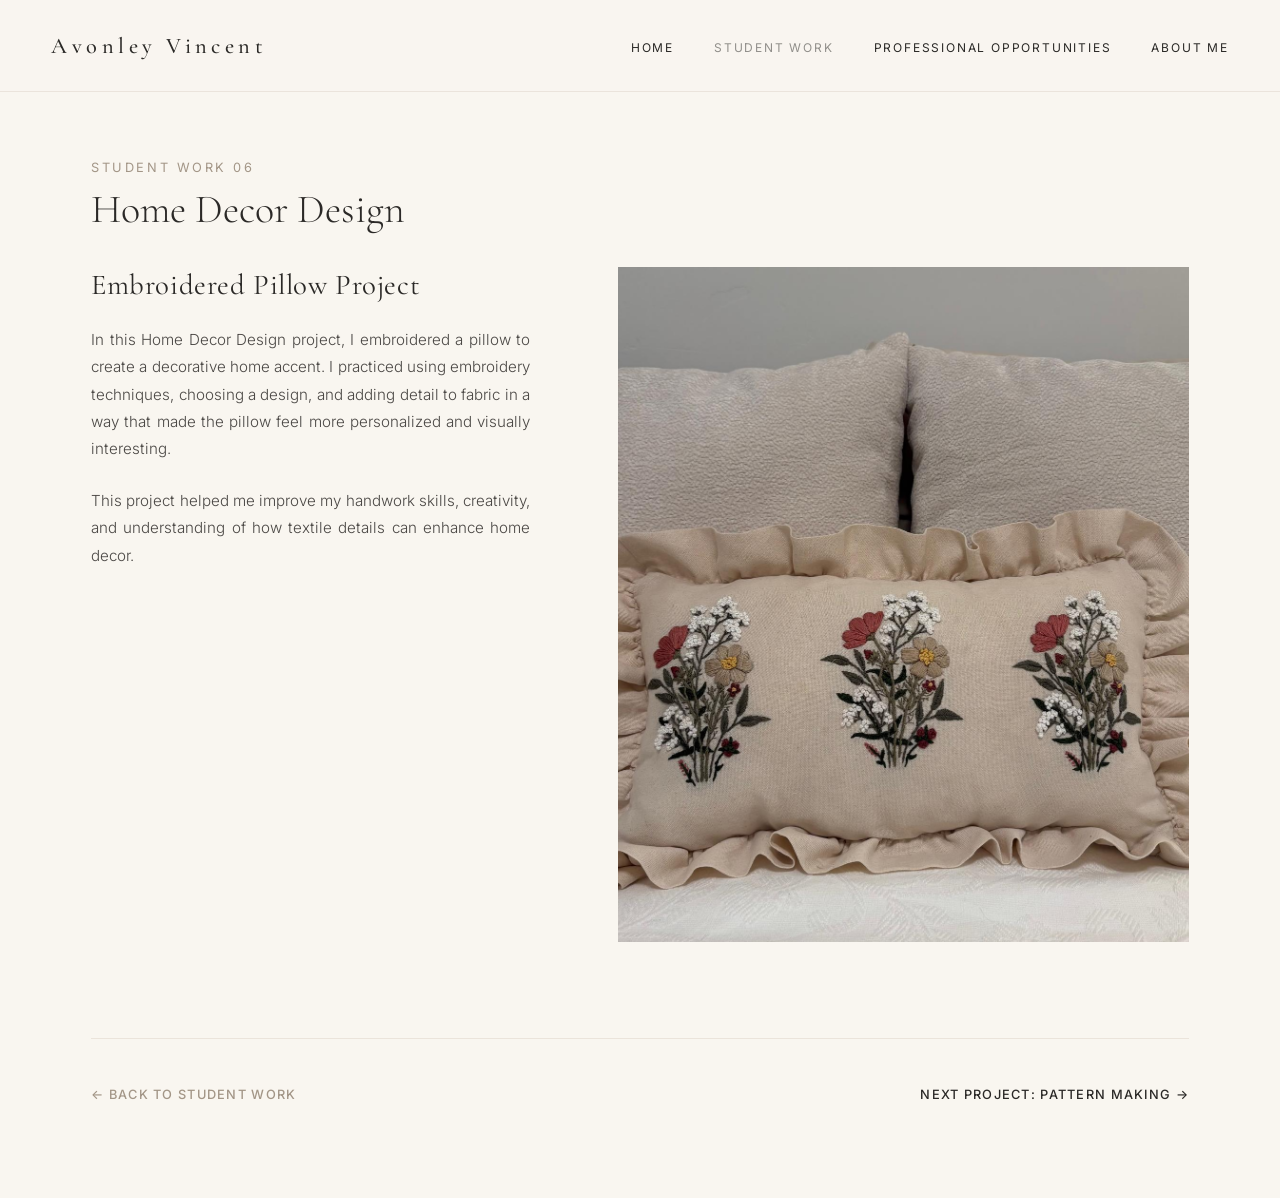
<file: home-decor.html>
<!DOCTYPE html>
<html lang="en">
<head>
    <meta charset="UTF-8">
    <meta name="viewport" content="width=device-width, initial-scale=1.0">
    <title>Avonley Vincent | Home Decor Design</title>
    <link rel="preconnect" href="https://fonts.googleapis.com">
    <link rel="preconnect" href="https://fonts.gstatic.com" crossorigin>
    <link href="https://fonts.googleapis.com/css2?family=Cormorant+Garamond:ital,wght@0,300;0,500;1,300&family=Inter:wght@300;400;500&display=swap" rel="stylesheet">
    <link rel="stylesheet" href="style.css">
</head>
<body>

    <header class="site-header">
        <div class="logo">
            <a href="index.html">Avonley Vincent</a>
        </div>
        <nav class="main-nav">
            <ul>
                <li><a href="index.html">Home</a></li>
                <li class="dropdown">
                    <a href="gallery.html" class="dropdown-trigger active">Student Work</a>
                    <ul class="dropdown-menu">
                        <li><a href="adobe-cc-basics.html">Adobe CC Basics</a></li>
                        <li><a href="fashion-history.html">Fashion History</a></li>
                        <li><a href="fashion-design.html">Fashion Design</a></li>
                        <li><a href="apparel-construction.html">Apparel Construction</a></li>
                        <li><a href="fitting-alteration.html">Fitting and Alteration</a></li>
                        <li><a href="home-decor.html">Home Decor Design</a></li>
                        <li><a href="pattern-making.html">Pattern Making</a></li>
                        <li><a href="social-media-marketing.html">Social Media Marketing</a></li>
                    </ul>
                </li>
                <li><a href="experience.html">Professional Opportunities</a></li>
                <li><a href="about.html">About Me</a></li>
            </ul>
        </nav>
    </header>

    <main>
        <section class="project-detail-container fade-in">
            <p class="subtitle">Student Work 06</p>
            <h1 class="page-title">Home Decor Design</h1>

            <div class="project-editorial-block">
                <div class="project-description">
                    <h2>Embroidered Pillow Project</h2>
                    <p>In this Home Decor Design project, I embroidered a pillow to create a decorative home accent. I practiced using embroidery techniques, choosing a design, and adding detail to fabric in a way that made the pillow feel more personalized and visually interesting.</p>
                    <p>This project helped me improve my handwork skills, creativity, and understanding of how textile details can enhance home decor.</p>
                </div>
                
                <div class="project-main-images">
                    <div class="editorial-img-wrap primary-view">
                        <img src="images/home decor design/image1.jpeg" alt="Embroidered Pillow Project" onerror="this.src='images/home-page.png'">
                    </div>
                </div>
            </div>
            
            <div class="project-footer-nav">
                <a href="gallery.html" class="back-to-gallery">← Back to Student Work</a>
                <a href="pattern-making.html" class="next-project">Next Project: Pattern Making →</a>
            </div>
        </section>
    </main>

    <script src="script.js"></script>
</body>
</html>
</file>
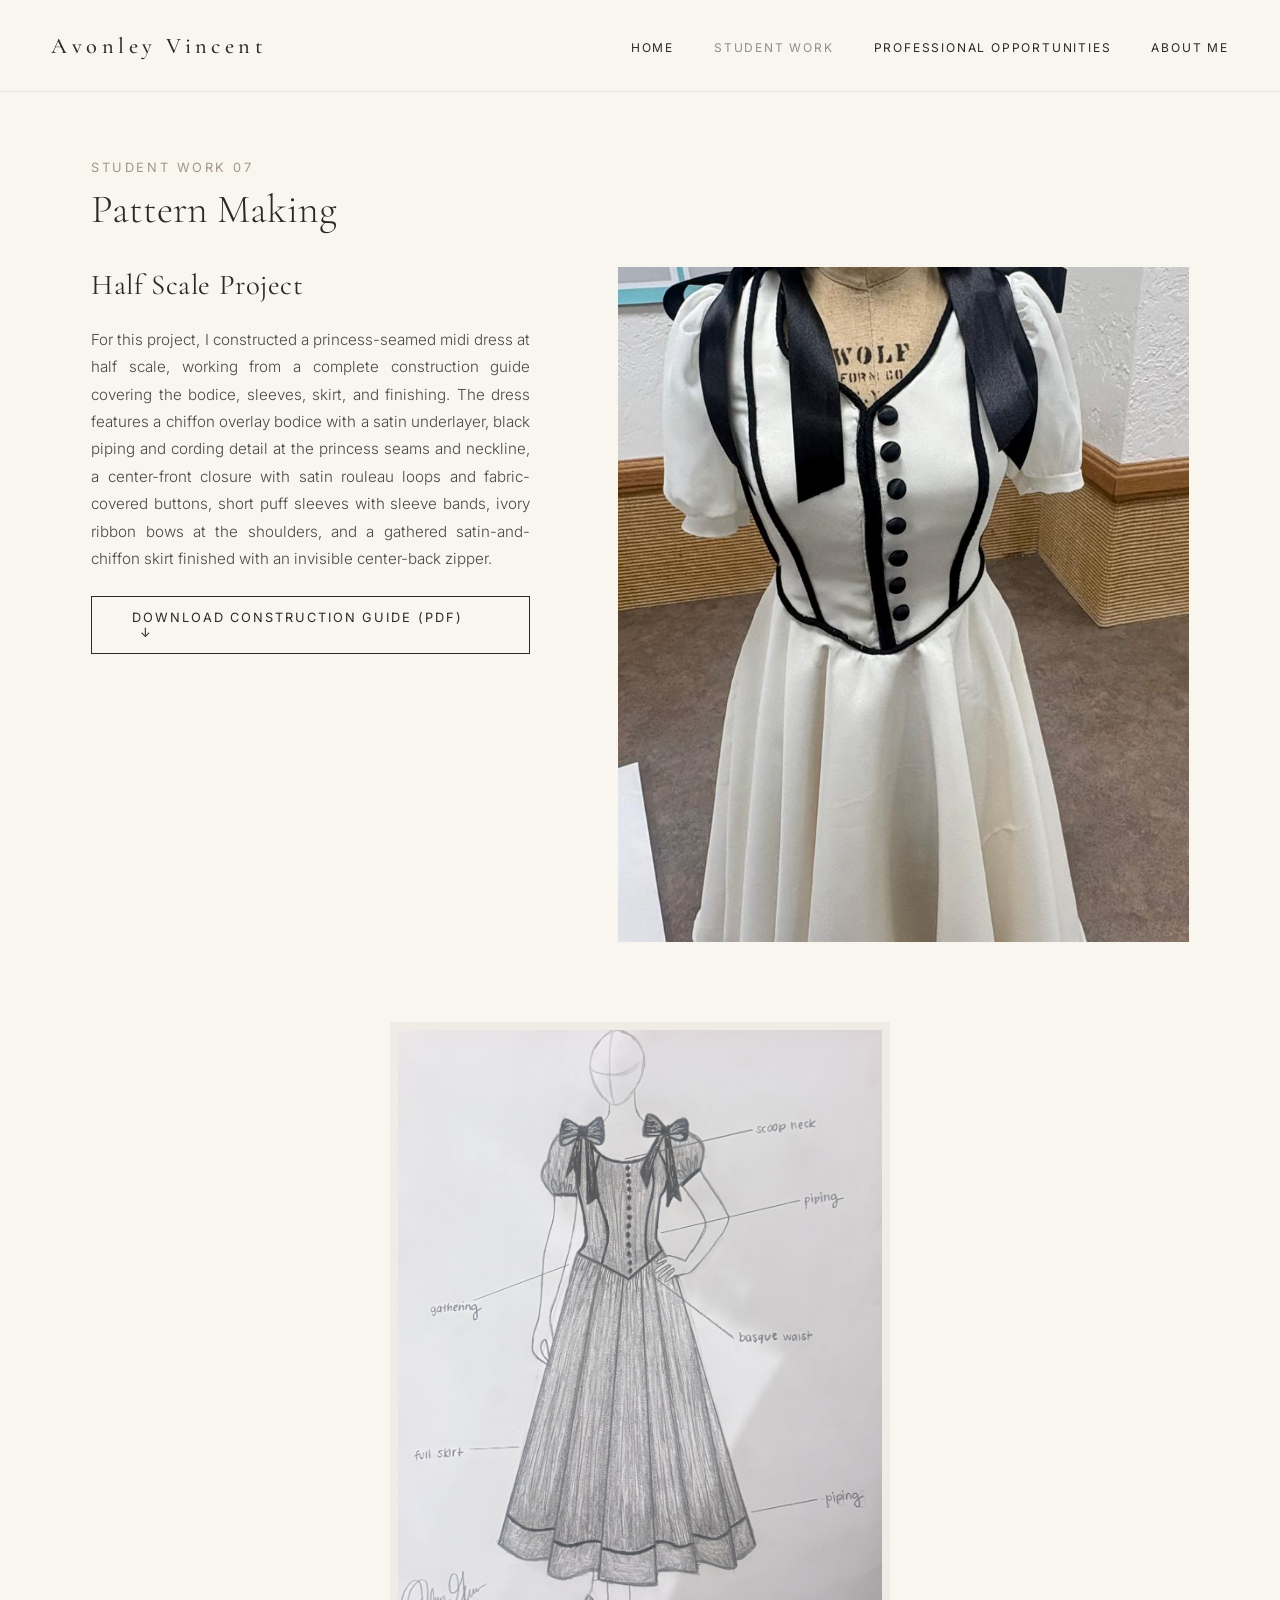
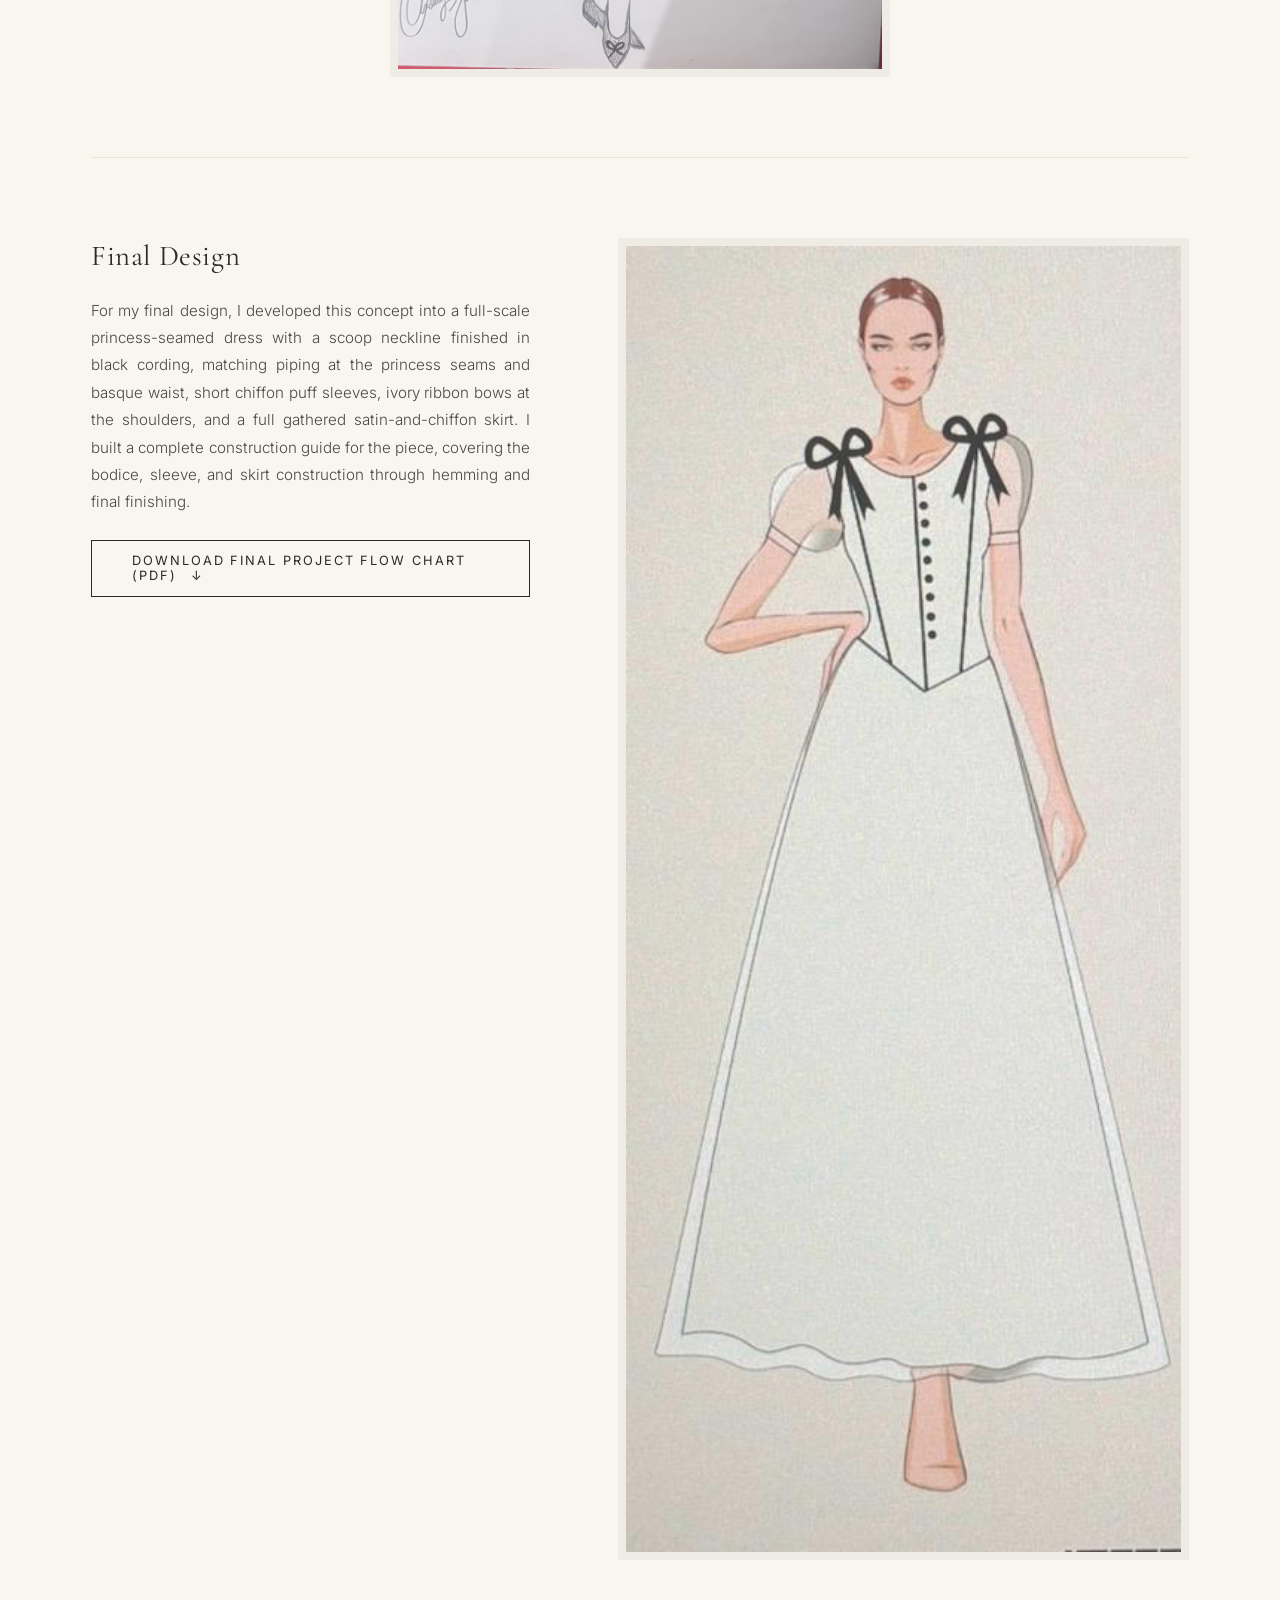
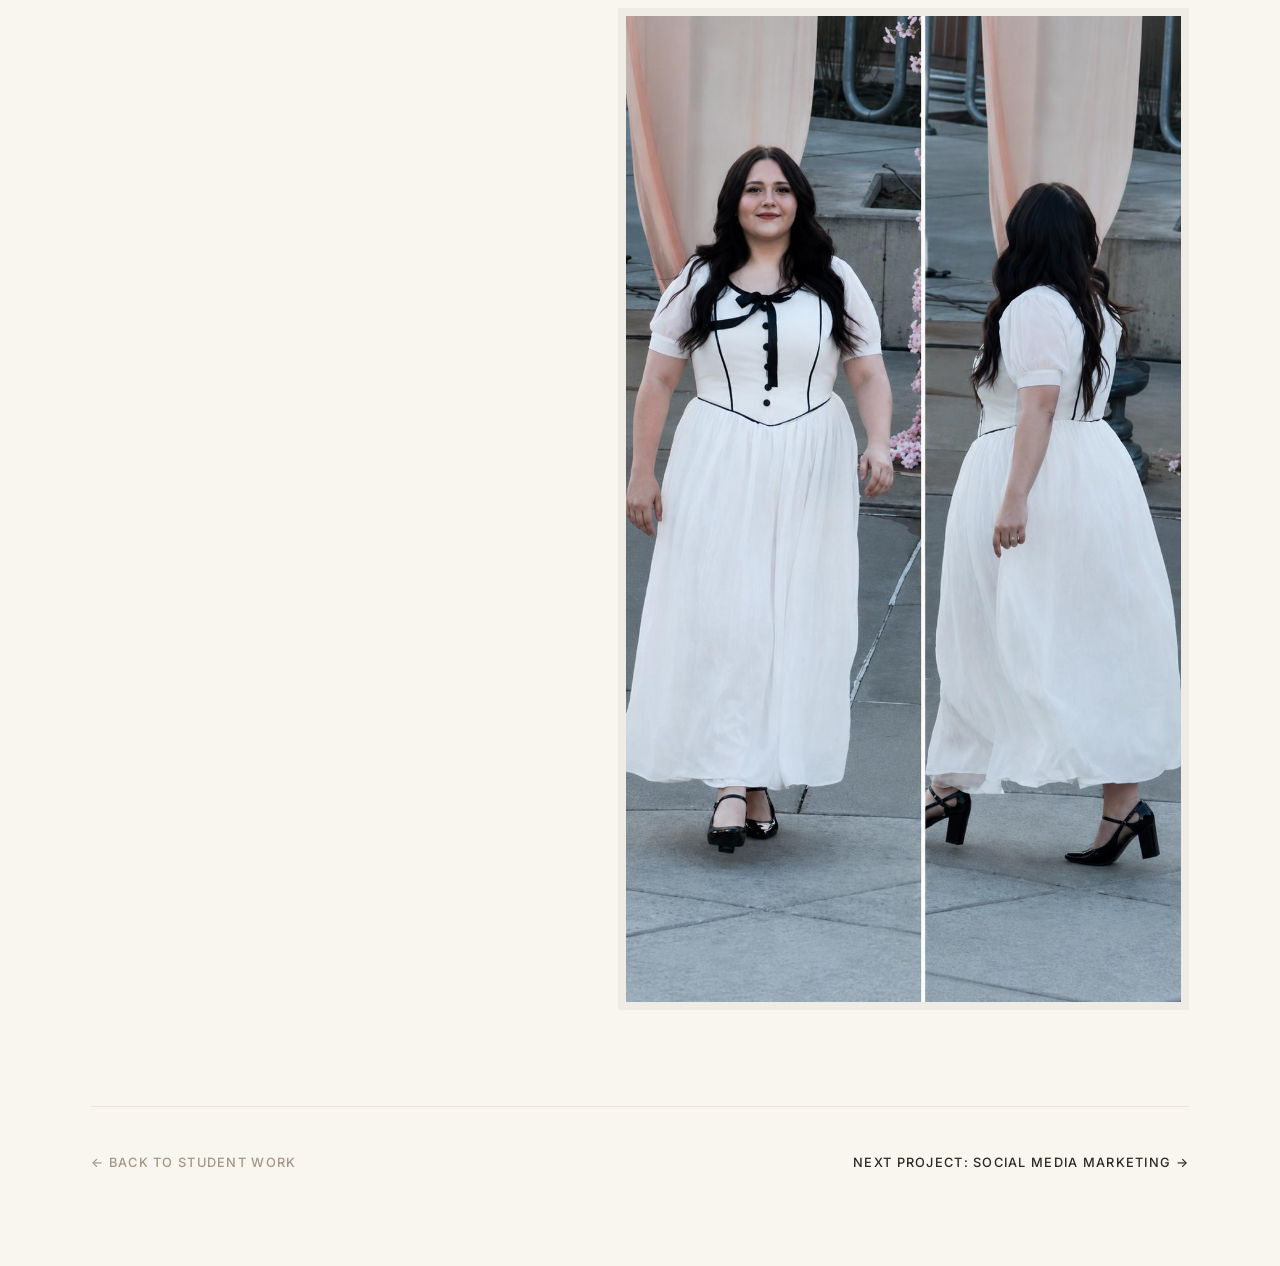
<file: pattern-making.html>
<!DOCTYPE html>
<html lang="en">
<head>
    <meta charset="UTF-8">
    <meta name="viewport" content="width=device-width, initial-scale=1.0">
    <title>Avonley Vincent | Pattern Making</title>
    <link rel="preconnect" href="https://fonts.googleapis.com">
    <link rel="preconnect" href="https://fonts.gstatic.com" crossorigin>
    <link href="https://fonts.googleapis.com/css2?family=Cormorant+Garamond:ital,wght@0,300;0,500;1,300&family=Inter:wght@300;400;500&display=swap" rel="stylesheet">
    <link rel="stylesheet" href="style.css">
</head>
<body>

    <header class="site-header">
        <div class="logo">
            <a href="index.html">Avonley Vincent</a>
        </div>
        <nav class="main-nav">
            <ul>
                <li><a href="index.html">Home</a></li>
                <li class="dropdown">
                    <a href="gallery.html" class="dropdown-trigger active">Student Work</a>
                    <ul class="dropdown-menu">
                        <li><a href="adobe-cc-basics.html">Adobe CC Basics</a></li>
                        <li><a href="fashion-history.html">Fashion History</a></li>
                        <li><a href="fashion-design.html">Fashion Design</a></li>
                        <li><a href="apparel-construction.html">Apparel Construction</a></li>
                        <li><a href="fitting-alteration.html">Fitting and Alteration</a></li>
                        <li><a href="home-decor.html">Home Decor Design</a></li>
                        <li><a href="pattern-making.html">Pattern Making</a></li>
                        <li><a href="social-media-marketing.html">Social Media Marketing</a></li>
                    </ul>
                </li>
                <li><a href="experience.html">Professional Opportunities</a></li>
                <li><a href="about.html">About Me</a></li>
            </ul>
        </nav>
    </header>

    <main>
        <section class="project-detail-container fade-in">
            <p class="subtitle">Student Work 07</p>
            <h1 class="page-title">Pattern Making</h1>

            <div class="project-editorial-block">
                <div class="project-description">
                    <h2>Half Scale Project</h2>
                    <p>For this project, I constructed a princess-seamed midi dress at half scale, working from a complete construction guide covering the bodice, sleeves, skirt, and finishing. The dress features a chiffon overlay bodice with a satin underlayer, black piping and cording detail at the princess seams and neckline, a center-front closure with satin rouleau loops and fabric-covered buttons, short puff sleeves with sleeve bands, ivory ribbon bows at the shoulders, and a gathered satin-and-chiffon skirt finished with an invisible center-back zipper.</p>
                    <div class="resume-download-block" style="margin: 0 0 2rem 0;">
                        <a href="pdf/Half_Scale_Construction_Guide.pdf" class="download-btn" download="Half_Scale_Construction_Guide.pdf">
                            Download Construction Guide (PDF) <span>↓</span>
                        </a>
                    </div>
                </div>

                <div class="project-main-images">
                    <div class="editorial-img-wrap primary-view">
                        <img src="images/pattern making/half-scale-finished-garment.jpeg" alt="Finished half scale princess seam midi dress" onerror="this.src='images/home-page.png'">
                    </div>
                </div>
            </div>

            <div style="max-width: 500px; margin: 0 auto 5rem auto;">
                <div class="flowchart-page">
                    <img src="images/pattern making/half-scale-sketch.jpeg" alt="Half scale design sketch, princess seam midi dress" onerror="this.src='images/home-page.png'">
                </div>
            </div>

            <hr class="section-divider">

            <div class="project-editorial-block">
                <div class="project-description">
                    <h2>Final Design</h2>
                    <p>For my final design, I developed this concept into a full-scale princess-seamed dress with a scoop neckline finished in black cording, matching piping at the princess seams and basque waist, short chiffon puff sleeves, ivory ribbon bows at the shoulders, and a full gathered satin-and-chiffon skirt. I built a complete construction guide for the piece, covering the bodice, sleeve, and skirt construction through hemming and final finishing.</p>
                    <div class="resume-download-block" style="margin: 0 0 2rem 0;">
                        <a href="pdf/Final_Project_Construction_Guide.pdf" class="download-btn" download="Final_Project_Construction_Guide.pdf">
                            Download Final Project Flow Chart (PDF) <span>↓</span>
                        </a>
                    </div>
                </div>

                <div class="project-main-images">
                    <div class="flowchart-page">
                        <img src="images/pattern making/final-design-sketch.jpeg" alt="Final design sketch, princess seam piped dress" onerror="this.src='images/home-page.png'">
                    </div>
                    <div class="flowchart-page">
                        <img src="images/pattern making/final-design-garment-front-back.jpeg" alt="Finished final design garment, front and back views" onerror="this.src='images/home-page.png'">
                    </div>
                </div>
            </div>

            <div class="project-footer-nav">
                <a href="gallery.html" class="back-to-gallery">← Back to Student Work</a>
                <a href="social-media-marketing.html" class="next-project">Next Project: Social Media Marketing →</a>
            </div>
        </section>
    </main>

    <script src="script.js"></script>
</body>
</html>
</file>
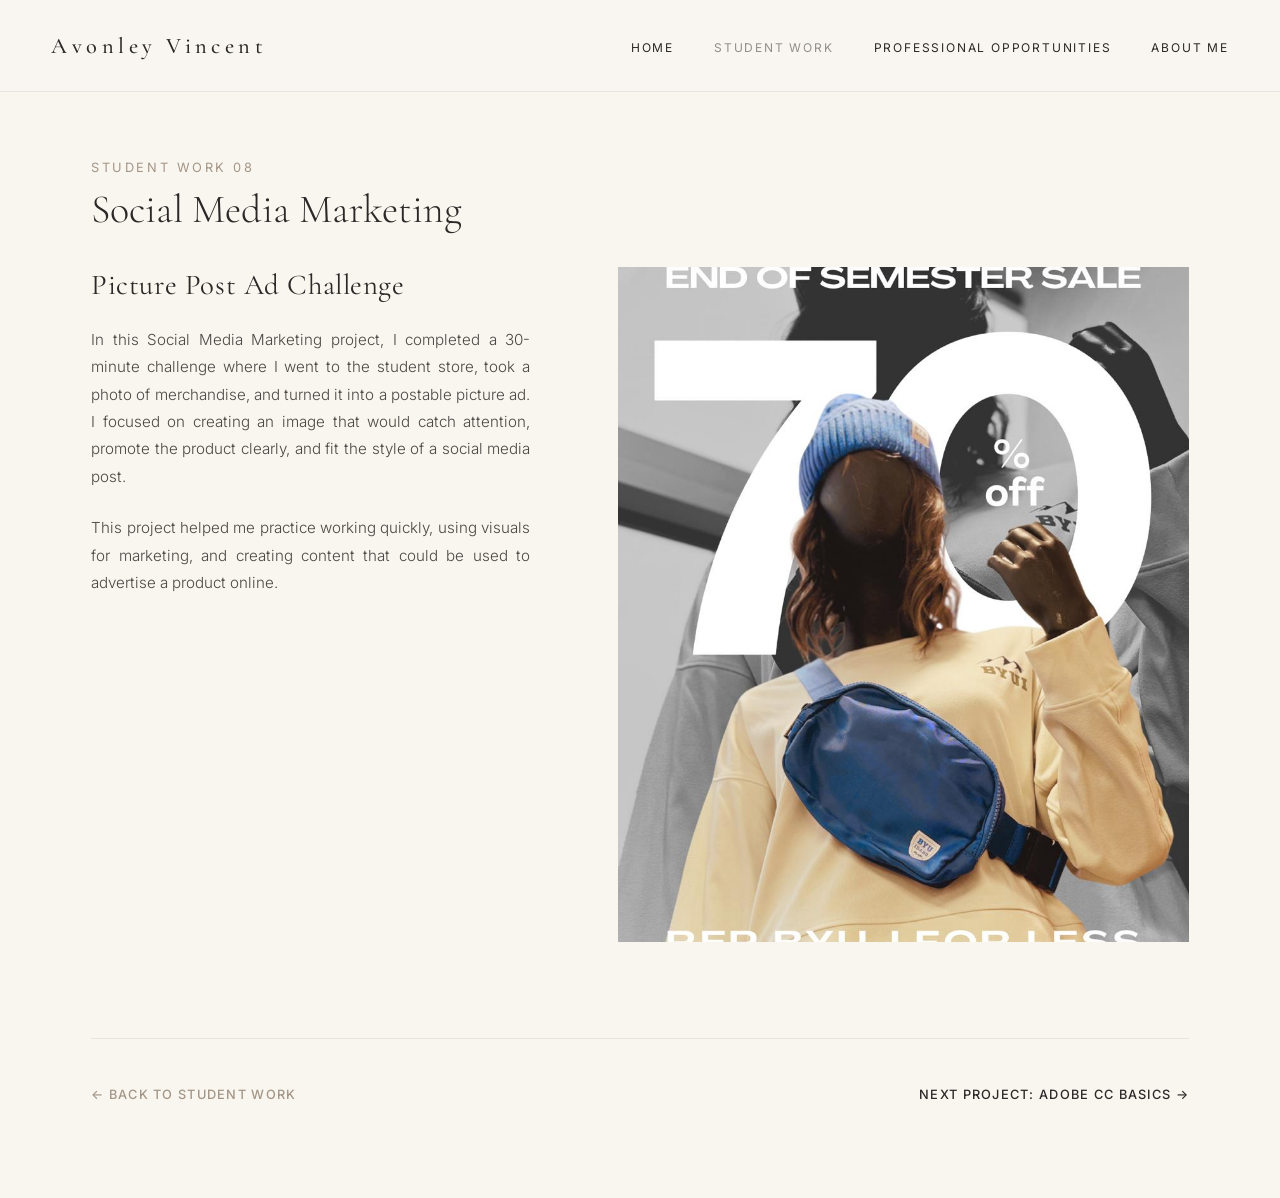
<file: social-media-marketing.html>
<!DOCTYPE html>
<html lang="en">
<head>
    <meta charset="UTF-8">
    <meta name="viewport" content="width=device-width, initial-scale=1.0">
    <title>Avonley Vincent | Social Media Marketing</title>
    <link rel="preconnect" href="https://fonts.googleapis.com">
    <link rel="preconnect" href="https://fonts.gstatic.com" crossorigin>
    <link href="https://fonts.googleapis.com/css2?family=Cormorant+Garamond:ital,wght@0,300;0,500;1,300&family=Inter:wght@300;400;500&display=swap" rel="stylesheet">
    <link rel="stylesheet" href="style.css">
</head>
<body>

    <header class="site-header">
        <div class="logo">
            <a href="index.html">Avonley Vincent</a>
        </div>
        <nav class="main-nav">
            <ul>
                <li><a href="index.html">Home</a></li>
                <li class="dropdown">
                    <a href="gallery.html" class="dropdown-trigger active">Student Work</a>
                    <ul class="dropdown-menu">
                        <li><a href="adobe-cc-basics.html">Adobe CC Basics</a></li>
                        <li><a href="fashion-history.html">Fashion History</a></li>
                        <li><a href="fashion-design.html">Fashion Design</a></li>
                        <li><a href="apparel-construction.html">Apparel Construction</a></li>
                        <li><a href="fitting-alteration.html">Fitting and Alteration</a></li>
                        <li><a href="home-decor.html">Home Decor Design</a></li>
                        <li><a href="pattern-making.html">Pattern Making</a></li>
                        <li><a href="social-media-marketing.html">Social Media Marketing</a></li>
                    </ul>
                </li>
                <li><a href="experience.html">Professional Opportunities</a></li>
                <li><a href="about.html">About Me</a></li>
            </ul>
        </nav>
    </header>

    <main>
        <section class="project-detail-container fade-in">
            <p class="subtitle">Student Work 08</p>
            <h1 class="page-title">Social Media Marketing</h1>

            <div class="project-editorial-block">
                <div class="project-description">
                    <h2>Picture Post Ad Challenge</h2>
                    <p>In this Social Media Marketing project, I completed a 30-minute challenge where I went to the student store, took a photo of merchandise, and turned it into a postable picture ad. I focused on creating an image that would catch attention, promote the product clearly, and fit the style of a social media post.</p>
                    <p>This project helped me practice working quickly, using visuals for marketing, and creating content that could be used to advertise a product online.</p>
                </div>
                
                <div class="project-main-images">
                    <div class="editorial-img-wrap primary-view">
                        <img src="images/social media marketing/image1.jpeg" alt="Picture Post Ad Challenge" onerror="this.src='images/home-page.png'">
                    </div>
                </div>
            </div>
            
            <div class="project-footer-nav">
                <a href="gallery.html" class="back-to-gallery">← Back to Student Work</a>
                <a href="adobe-cc-basics.html" class="next-project">Next Project: Adobe CC Basics →</a>
            </div>
        </section>
    </main>

    <script src="script.js"></script>
</body>
</html>
</file>
<file: style.css>
* {
    margin: 0;
    padding: 0;
    box-sizing: border-box;
}

img {
    max-width: 100%;
}

body {
    background-color: #F9F6F0;
    color: #2B2927;
    font-family: 'Inter', sans-serif;
    -webkit-font-smoothing: antialiased;
    overflow-x: hidden;
}

h1 {
    font-family: 'Cormorant Garamond', serif;
    font-weight: 300;
    font-size: 2.5rem;
    line-height: 1.3;
    margin-bottom: 2rem;
}

a {
    color: #2B2927;
    text-decoration: none;
    transition: opacity 0.3s ease;
}

.site-header {
    display: flex;
    justify-content: space-between;
    align-items: center;
    padding: 2rem 4%;
    background-color: rgba(249, 246, 240, 0.9);
    position: fixed;
    top: 0;
    width: 100%;
    z-index: 100;
    border-bottom: 1px solid rgba(212, 201, 188, 0.4);
}

.logo a {
    font-family: 'Cormorant Garamond', serif;
    font-size: 1.4rem;
    letter-spacing: 0.2em;
    font-weight: 500;
}

.main-nav ul {
    display: flex;
    list-style: none;
    gap: 2.5rem;
}

.main-nav a {
    font-size: 0.75rem;
    text-transform: uppercase;
    letter-spacing: 0.15em;
    font-weight: 400;
}

.main-nav a:hover, 
.main-nav a.active {
    opacity: 0.5;
}

.dropdown {
    position: relative;
}

.dropdown-menu {
    position: absolute;
    top: 100%;
    left: 50%;
    transform: translateX(-50%) translateY(10px);
    background-color: #F9F6F0;
    border: 1px solid rgba(212, 201, 188, 0.5);
    padding: 1rem 1.2rem;
    min-width: 140px;
    display: flex;
    flex-direction: column;
    gap: 0.75rem;
    opacity: 0;
    visibility: hidden;
    transition: opacity 0.3s ease, transform 0.3s ease, visibility 0.3s ease;
    z-index: 200;
}

.dropdown-menu li {
    width: 100%;
    text-align: center;
}

.dropdown-menu a {
    font-size: 0.7rem;
    letter-spacing: 0.1em;
    display: block;
    opacity: 0.8;
}

.dropdown-menu a:hover {
    opacity: 1;
}

.dropdown:hover .dropdown-menu,
.dropdown.show .dropdown-menu {
    opacity: 1;
    visibility: visible;
    transform: translateX(-50%) translateY(0);
}

.hero-section {
    min-height: 100vh;
    padding: 8rem 4% 4rem 4%;
    display: flex;
    flex-direction: column;
    align-items: center;
    justify-content: center;
    text-align: center;
}

.hero-image-container {
    width: 100%;
    max-width: 900px;
    height: 60vh;
    overflow: hidden;
    margin-bottom: 3rem;
}

.hero-image {
    width: 100%;
    height: 100%;
    object-fit: cover;
    object-position: center;
}

.hero-text {
    max-width: 650px;
}

.hero-text .subtitle {
    font-size: 0.8rem;
    text-transform: uppercase;
    letter-spacing: 0.2em;
    color: #A39687;
    margin-bottom: 1rem;
}

.cta-button {
    display: inline-block;
    font-size: 0.8rem;
    text-transform: uppercase;
    letter-spacing: 0.15em;
    padding: 0.8rem 2.5rem;
    border: 1px solid #2B2927;
    position: relative;
    transition: all 0.4s ease;
}

.cta-button:hover {
    background-color: #2B2927;
    color: #F9F6F0;
}

.gallery-preview-container, .project-detail-container {
    min-height: 100vh;
    padding: 10rem 4% 6rem 4%;
    max-width: 1200px;
    margin: 0 auto;
}

.gallery-preview-container .subtitle, .project-detail-container .subtitle {
    font-size: 0.8rem;
    text-transform: uppercase;
    letter-spacing: 0.2em;
    color: #A39687;
    margin-bottom: 0.5rem;
}

.gallery-preview-container .page-title, .project-detail-container .page-title {
    margin-bottom: 2rem;
}

.gallery-intro-text {
    max-width: 800px;
    margin-bottom: 5rem;
}

.gallery-intro-text p {
    font-size: 1.05rem;
    line-height: 1.8;
    font-weight: 300;
    color: #4A4744;
    text-align: justify;
}

.projects-grid {
    display: grid;
    grid-template-columns: repeat(2, 1fr);
    gap: 4rem 3rem;
}

.project-card {
    display: block;
    width: 100%;
}

.project-image-box {
    width: 100%;
    height: 55vh;
    overflow: hidden;
    background-color: #EFECE6;
    margin-bottom: 1.25rem;
}

.project-image-box img {
    width: 100%;
    height: 100%;
    object-fit: cover;
    transition: transform 0.6s cubic-bezier(0.25, 1, 0.5, 1);
}

.project-card:hover .project-image-box img {
    transform: scale(1.03);
}

.project-meta {
    display: grid;
    grid-template-columns: auto 1fr;
    align-items: baseline;
    gap: 1rem;
}

.project-num {
    font-family: 'Inter', sans-serif;
    font-size: 0.75rem;
    color: #A39687;
    font-weight: 400;
}

.project-title {
    font-family: 'Cormorant Garamond', serif;
    font-size: 1.6rem;
    font-weight: 400;
    line-height: 1.2;
}

.view-project-link {
    grid-column: 2;
    font-size: 0.75rem;
    text-transform: uppercase;
    letter-spacing: 0.05em;
    color: #A39687;
    margin-top: 0.25rem;
}

.project-card:hover .view-project-link {
    color: #2B2927;
}

.project-editorial-block {
    display: flex;
    gap: 8%;
    align-items: flex-start;
    margin-bottom: 5rem;
}

.reverse-block {
    flex-direction: row-reverse;
}

.project-description {
    flex: 1;
    position: sticky;
    top: 8rem;
}

.project-description h2 {
    font-family: 'Cormorant Garamond', serif;
    font-size: 1.8rem;
    font-weight: 400;
    margin-bottom: 1.5rem;
    letter-spacing: 0.02em;
}

.project-description p {
    font-size: 0.95rem;
    line-height: 1.8;
    font-weight: 300;
    color: #4A4744;
    margin-bottom: 1.5rem;
    text-align: justify;
}

.project-main-images {
    flex: 1.3;
    display: flex;
    flex-direction: column;
    gap: 3rem;
}

.editorial-img-wrap {
    width: 100%;
    background-color: #EFECE6;
    overflow: hidden;
}

.editorial-img-wrap img, .grid-img-wrap img {
    width: 100%;
    height: 100%;
    object-fit: cover;
    display: block;
}

.primary-view {
    height: 75vh;
}

.secondary-view {
    height: 60vh;
    width: 85%;
    margin-left: auto;
}

.section-divider {
    border: none;
    border-top: 1px solid rgba(212, 201, 188, 0.4);
    margin: 5rem 0;
}

.undergarments-grid {
    flex: 1.3;
    display: grid;
    grid-template-columns: repeat(2, 1fr);
    gap: 1.5rem;
}

.grid-img-wrap {
    width: 100%;
    height: 40vh;
    background-color: #EFECE6;
    overflow: hidden;
}

.project-footer-nav {
    display: flex;
    justify-content: space-between;
    border-top: 1px solid rgba(212, 201, 188, 0.4);
    padding-top: 3rem;
    margin-top: 6rem;
}

.back-to-gallery, .next-project {
    font-size: 0.8rem;
    text-transform: uppercase;
    letter-spacing: 0.1em;
    font-weight: 500;
}

.back-to-gallery {
    color: #A39687;
}

.next-project:hover, .back-to-gallery:hover {
    opacity: 0.6;
}

.about-container {
    min-height: 100vh;
    padding: 10rem 4% 4rem 4%;
    display: flex;
    gap: 10%;
    max-width: 1200px;
    margin: 0 auto;
}

.about-sidebar {
    flex: 1;
    max-width: 350px;
}

.profile-image-container {
    width: 100%;
    margin-bottom: 2rem;
    overflow: hidden;
}

.profile-image {
    width: 100%;
    height: auto;
    display: block;
    object-fit: cover;
}

.contact-info h3 {
    font-family: 'Cormorant Garamond', serif;
    font-size: 1.2rem;
    font-weight: 500;
    letter-spacing: 0.1em;
    text-transform: uppercase;
    margin-bottom: 0.75rem;
    border-bottom: 1px solid rgba(212, 201, 188, 0.6);
    padding-bottom: 0.5rem;
}

.contact-name {
    font-weight: 500;
    font-size: 0.85rem;
    margin-bottom: 0.25rem;
}

.contact-info p, .email-link {
    font-size: 0.85rem;
    color: #A39687;
}

.email-link:hover {
    color: #2B2927;
    opacity: 1;
}

.about-content {
    flex: 2;
}

.about-content .subtitle {
    font-size: 0.8rem;
    text-transform: uppercase;
    letter-spacing: 0.2em;
    color: #A39687;
    margin-bottom: 1rem;
}

.about-content h1 {
    font-size: 2.2rem;
    margin-bottom: 2.5rem;
}

.bio-text p {
    font-size: 0.95rem;
    line-height: 1.8;
    margin-bottom: 1.5rem;
    font-weight: 300;
    text-align: justify;
}

.skills-section {
    margin-top: 3.5rem;
}

.skills-section h3 {
    font-family: 'Cormorant Garamond', serif;
    font-size: 1.4rem;
    font-weight: 500;
    letter-spacing: 0.1em;
    text-transform: uppercase;
    margin-bottom: 1.5rem;
}

.skills-list {
    display: grid;
    grid-template-columns: repeat(2, 1fr);
    gap: 1rem;
    list-style: none;
}

.skills-list li {
    font-size: 0.85rem;
    letter-spacing: 0.05em;
    font-weight: 400;
    position: relative;
    padding-left: 1.5rem;
}

.skills-list li::before {
    content: "—";
    position: absolute;
    left: 0;
    color: #A39687;
}

.experience-container {
    min-height: 100vh;
    padding: 10rem 4% 6rem 4%;
    max-width: 1000px;
    margin: 0 auto;
}

.experience-container .subtitle {
    font-size: 0.8rem;
    text-transform: uppercase;
    letter-spacing: 0.2em;
    color: #A39687;
    margin-bottom: 0.5rem;
}

.experience-container .page-title {
    margin-bottom: 4rem;
}

.timeline {
    display: flex;
    flex-direction: column;
    gap: 3.5rem;
}

.timeline-item {
    display: flex;
    border-top: 1px solid rgba(212, 201, 188, 0.4);
    padding-top: 2rem;
}

.timeline-date {
    flex: 0 0 20%;
    font-size: 0.9rem;
    letter-spacing: 0.05em;
    font-weight: 400;
    color: #2B2927;
}

.timeline-content {
    flex: 1;
}

.timeline-content h2 {
    font-family: 'Cormorant Garamond', serif;
    font-size: 1.4rem;
    font-weight: 500;
    text-transform: uppercase;
    letter-spacing: 0.05em;
    margin-bottom: 0.4rem;
    line-height: 1.2;
}

.timeline-content h3 {
    font-size: 0.85rem;
    font-weight: 400;
    color: #A39687;
    margin-bottom: 1.2rem;
    letter-spacing: 0.02em;
}

.timeline-content p {
    font-size: 0.9rem;
    line-height: 1.7;
    font-weight: 300;
    color: #4A4744;
    text-align: justify;
}

.fade-in {
    opacity: 0;
    transform: translateY(20px);
    transition: opacity 1s ease, transform 1s ease;
}

.fade-in.appear {
    opacity: 1;
    transform: translateY(0);
}

@media (max-width: 900px) {
    .about-container {
        flex-direction: column;
        gap: 3rem;
        padding-top: 12rem;
    }
    .about-sidebar {
        max-width: 100%;
        display: flex;
        gap: 2rem;
        align-items: center;
    }
    .profile-image-container {
        max-width: 200px;
        margin-bottom: 0;
    }
    .contact-info {
        flex-grow: 1;
    }
    .skills-list {
        grid-template-columns: 1fr;
    }
}

@media (max-width: 768px) {
    .site-header {
        flex-direction: column;
        gap: 1rem;
        padding: 1.5rem;
    }
    .main-nav ul {
        gap: 1.5rem;
    }
    .dropdown-menu {
        position: static;
        transform: none;
        border: none;
        padding: 0.5rem 0 0 0;
        max-height: 0;
        overflow: hidden;
        opacity: 0;
        visibility: hidden;
        transition: max-height 0.3s ease, opacity 0.3s ease;
        display: none;
    }
    .dropdown.show .dropdown-menu {
        display: flex;
        max-height: 300px;
        opacity: 1;
        visibility: visible;
        transform: none;
    }
    .hero-section {
        padding-top: 12rem;
    }
    h1 {
        font-size: 2rem;
    }
    .gallery-intro-text p {
        text-align: left;
    }
    .projects-grid {
        grid-template-columns: 1fr;
        gap: 3rem;
    }
    .project-image-box {
        height: 45vh;
    }
    .project-editorial-block {
        flex-direction: column;
        gap: 2rem;
    }
    .project-description {
        position: static;
    }
    .secondary-view {
        width: 100%;
    }
    .primary-view, .secondary-view, .grid-img-wrap {
        height: 50vh;
    }
    .undergarments-grid {
        grid-template-columns: 1fr;
        width: 100%;
    }
    .timeline-item {
        flex-direction: column;
        gap: 0.5rem;
    }
    .timeline-date {
        font-weight: 500;
        font-size: 0.85rem;
        color: #A39687;
    }
    .timeline-content h2 {
        font-size: 1.25rem;
    }
}

.resume-download-block {
    margin: -2rem 0 4rem 0;
}

.download-btn {
    display: inline-block;
    font-size: 0.8rem;
    text-transform: uppercase;
    letter-spacing: 0.15em;
    padding: 0.8rem 2.5rem;
    border: 1px solid #2B2927;
    position: relative;
    transition: all 0.4s ease;
    background-color: transparent;
    color: #2B2927;
}

.download-btn span {
    margin-left: 0.5rem;
    display: inline-block;
    transition: transform 0.3s ease;
}

.download-btn:hover {
    background-color: #2B2927;
    color: #F9F6F0;
    opacity: 1 !important;
}

.download-btn:hover span {
    transform: translateY(2px);
}

.timeline-heading-group {
    display: flex;
    justify-content: space-between;
    align-items: flex-start;
    gap: 1.5rem;
    margin-bottom: 0.4rem;
}

.timeline-company-wrap {
    flex: 1;
}

.timeline-logo-wrap {
    flex: 0 0 auto;
    width: 80px;
    height: auto;
    display: flex;
    align-items: center;
    justify-content: flex-end;
}

.timeline-logo {
    max-width: 100%;
    max-height: 45px;
    object-fit: contain;
    display: block;
}

@media (max-width: 768px) {
    .timeline-heading-group {
        flex-direction: column-reverse;
        gap: 0.75rem;
    }
    .timeline-logo-wrap {
        justify-content: flex-start;
        width: 60px;
    }
}

.flowchart-page {
    width: 100%;
    max-width: 100%;
    box-sizing: border-box;
    background-color: #EFECE6;
    padding: 0.5rem;
    margin: 0 auto;
    overflow: hidden;
}

.flowchart-page img {
    display: block;
    width: 100%;
    max-width: 100%;
    height: auto;
    object-fit: contain;
    margin: 0 auto;
}
</file>
